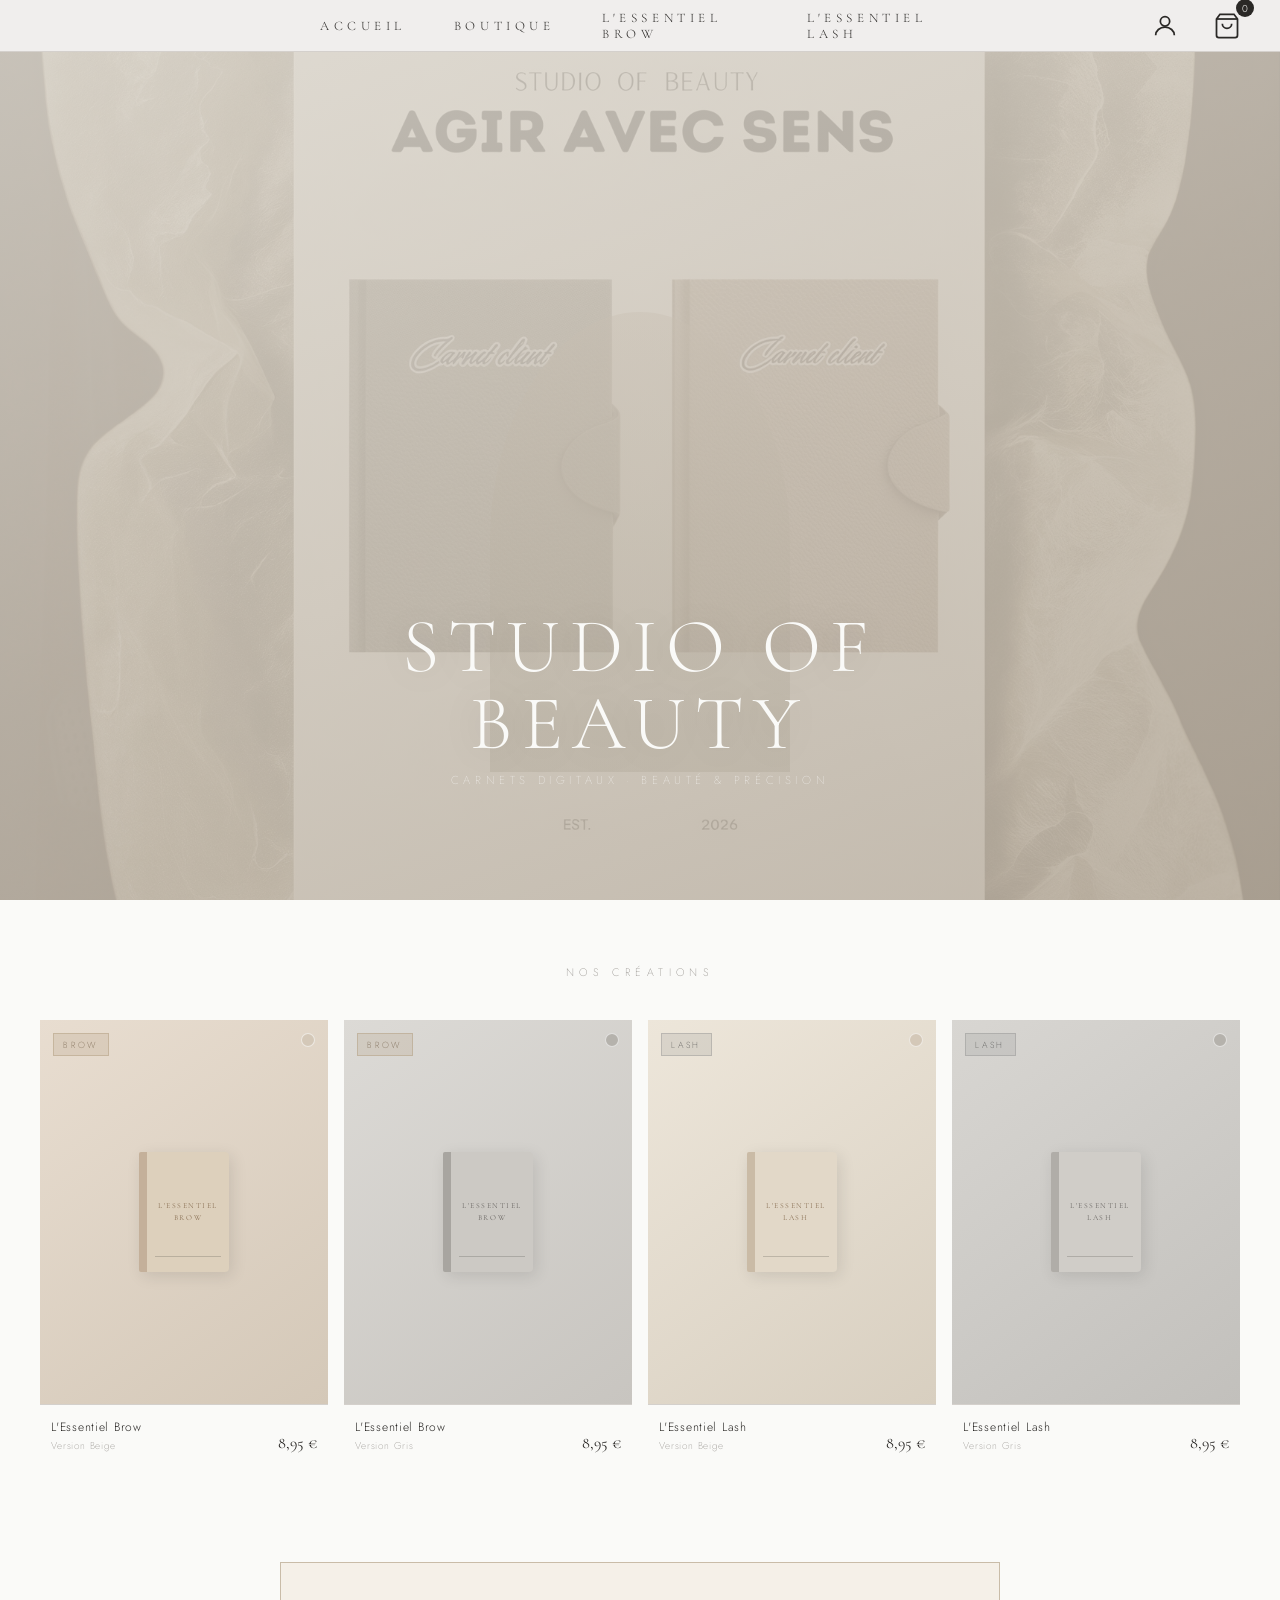
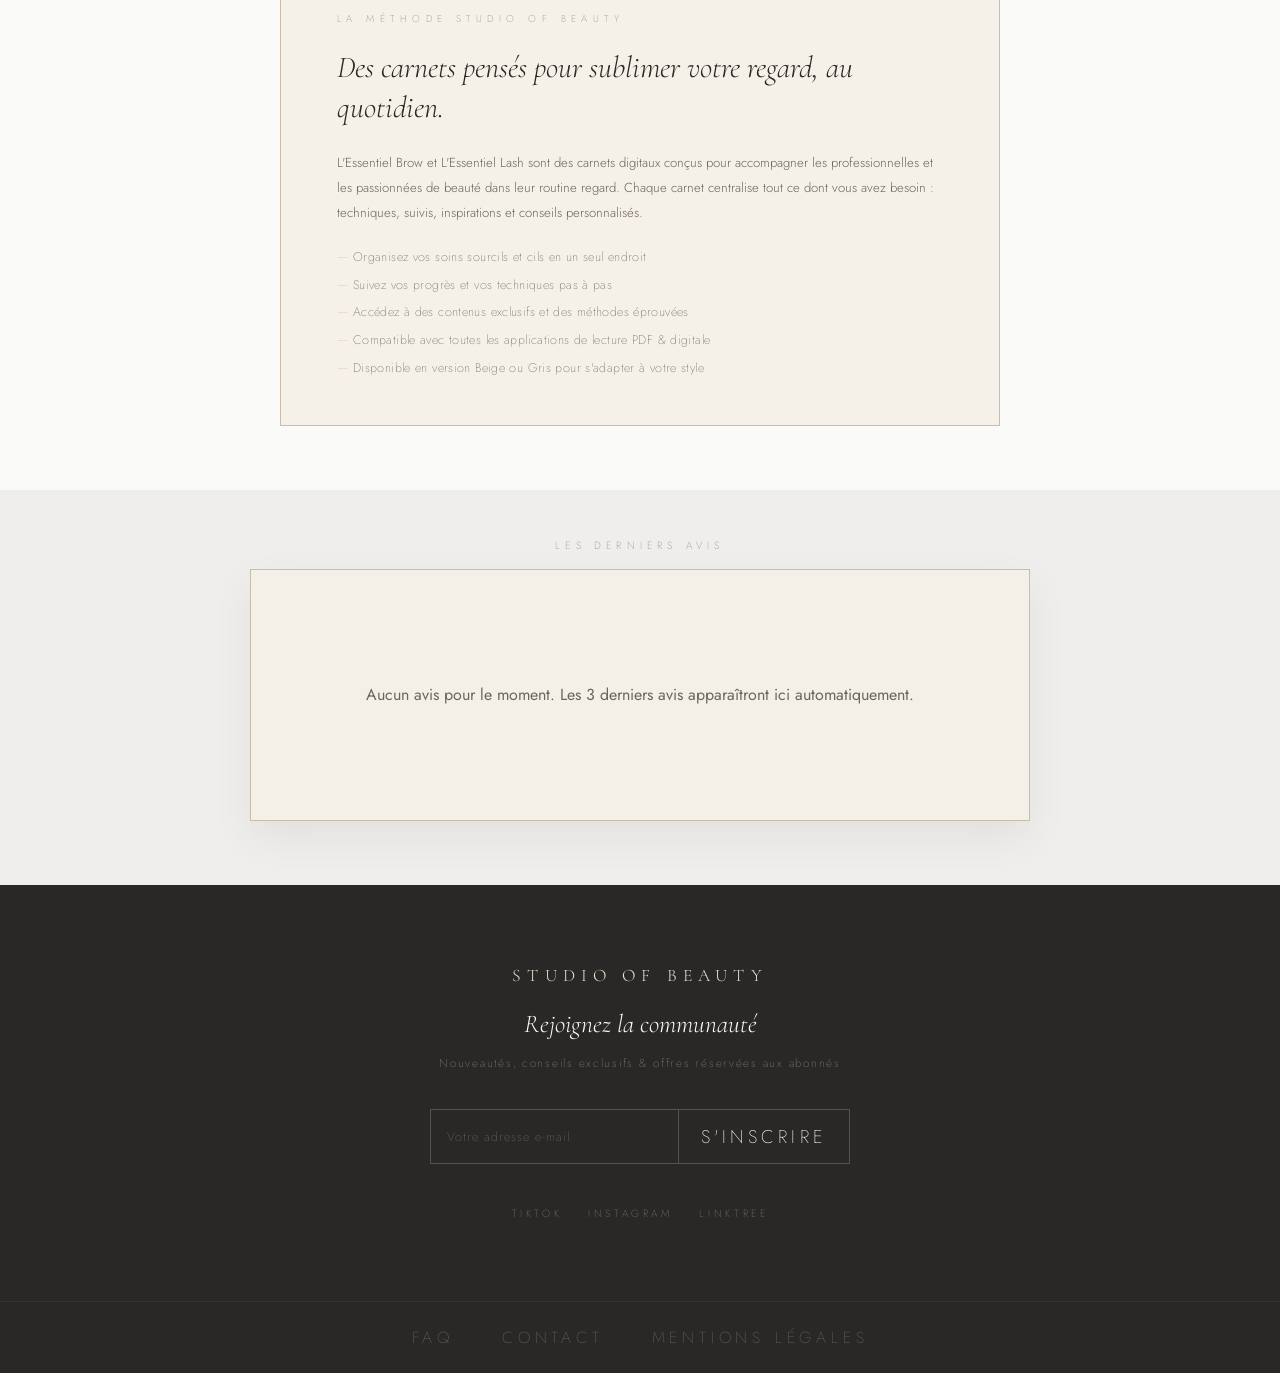
<file: index.html>
<!DOCTYPE html>
<html lang="fr">
<head>
<meta charset="UTF-8">
<meta name="viewport" content="width=device-width, initial-scale=1.0">
<title>Studio of Beauty</title>
<link href="https://fonts.googleapis.com/css2?family=Cormorant+Garamond:ital,wght@0,300;0,400;0,500;1,300;1,400&family=Jost:wght@200;300;400;500&display=swap" rel="stylesheet">
<link rel="stylesheet" href="css/style.css">
</head>
<body>
<div class="menu-overlay" id="menuOverlay">
  <button class="menu-close" onclick="closeMenu()">Fermer ?</button>
  <nav class="menu-links">
    <a href="index.html">Accueil</a>
    <a href="shop.html">Boutique</a>
    <a href="product-brow-beige.html">L'essentiel Brow</a>
    <a href="product-lash-beige.html">L'essentiel Lash</a>
  </nav>
</div><div class="faq-panel" id="faqPanel">
  <div class="faq-inner">
    <div class="faq-header">
      <div class="faq-title">FAQ</div>
      <button class="faq-close" type="button" onclick="closeFaq()">×</button>
    </div>
    <div class="faq-list">
      <div class="faq-item">
        <div class="faq-number">01</div>
        <div class="faq-question">Qu'est-ce qu'un carnet digital ?</div>
        <div class="faq-answer">Un fichier numérique interactif que vous téléchargez après l'achat et utilisez sur votre tablette, téléphone ou ordinateur.</div>
      </div>
      <div class="faq-item">
        <div class="faq-number">02</div>
        <div class="faq-question">Sur quelle application l'utiliser ?</div>
        <div class="faq-answer">GoodNotes, Notability, ou tout lecteur PDF.</div>
      </div>
      <div class="faq-item">
        <div class="faq-number">03</div>
        <div class="faq-question">Comment je reçois mon carnet ?</div>
        <div class="faq-answer">Par e-mail, immédiatement après l'achat.</div>
      </div>
      <div class="faq-item">
        <div class="faq-number">04</div>
        <div class="faq-question">Puis-je me faire rembourser ?</div>
        <div class="faq-answer">Les produits digitaux étant livrés instantanément, les remboursements ne sont pas possibles.</div>
      </div>
      <div class="faq-item">
        <div class="faq-number">05</div>
        <div class="faq-question">Une question ? Un problème ?</div>
        <div class="faq-answer">Contactez-nous via la page Contact.</div>
      </div>
    </div>
  </div>
</div>

<header>
  <div class="header-left"></div>
  <div class="header-center">
    <nav class="top-nav">
      <a href="index.html">Accueil</a>
      <a href="shop.html">Boutique</a>
      <a href="product-brow-beige.html">L'essentiel Brow</a>
      <a href="product-lash-beige.html">L'essentiel Lash</a>
    </nav>
  </div>
  <div class="header-right">
    <div class="header-icon" id="accountIcon" onclick="goToAccount()" title="Compte">
      <svg id="accountSvg" viewBox="0 0 24 24"><circle cx="12" cy="8" r="4"/><path d="M4 20c0-4 3.58-7 8-7s8 3 8 7"/></svg>
      <span class="avatar-badge" id="avatarBadge">A B</span>
    </div>
    <a href="cart.html" class="header-icon cart-link" title="Panier">
      <svg viewBox="0 0 24 24"><path d="M6 2L3 6v14a2 2 0 002 2h14a2 2 0 002-2V6l-3-4z"/><line x1="3" y1="6" x2="21" y2="6"/><path d="M16 10a4 4 0 01-8 0"/></svg>
      <span class="cart-badge">0</span>
    </a>
  </div>
</header>

<main>
  <section class="hero">
    <div class="hero-placeholder"><div class="hero-figure-inner"></div></div>
    <div class="hero-label">
      <h1 class="hero-title">Studio of Beauty</h1>
      <p class="hero-sub">Carnets digitaux · Beauté & Précision</p>
    </div>
  </section>

  <section class="products-section">
    <p class="section-label">Nos créations</p>
    <div class="products-grid">
      <a href="product-brow-beige.html" class="product-card card-brow-beige">
        <div class="product-img-wrap">
          <span class="product-badge badge-brow">Brow</span>
          <span class="color-dot dot-beige"></span>
          <div class="product-img-main">
            <div class="prod-book-wrap">
              <div class="prod-book book-brow-beige">
                <div class="prod-book-spine"></div>
                <div class="prod-book-text">L'Essentiel<br>Brow</div>
                <div class="prod-book-line"></div>
              </div>
            </div>
          </div>
          <div class="product-img-hover"><img class="product-photo" src="images/img5.jpg" alt="L'Essentiel Brow beige"></div>
        </div>
        <div class="product-info"><div class="product-name">L'Essentiel Brow<span>Version Beige</span></div><div class="product-price">8,95 €</div></div>
      </a>

      <a href="product-brow-gray.html" class="product-card card-brow-gray">
        <div class="product-img-wrap">
          <span class="product-badge badge-brow">Brow</span>
          <span class="color-dot dot-gray"></span>
          <div class="product-img-main">
            <div class="prod-book-wrap">
              <div class="prod-book book-brow-gray">
                <div class="prod-book-spine"></div>
                <div class="prod-book-text">L'Essentiel<br>Brow</div>
                <div class="prod-book-line"></div>
              </div>
            </div>
          </div>
          <div class="product-img-hover"><img class="product-photo" src="images/img8.jpg" alt="L'Essentiel Brow gris"></div>
        </div>
        <div class="product-info"><div class="product-name">L'Essentiel Brow<span>Version Gris</span></div><div class="product-price">8,95 €</div></div>
      </a>

      <a href="product-lash-beige.html" class="product-card card-lash-beige">
        <div class="product-img-wrap">
          <span class="product-badge badge-lash">Lash</span>
          <span class="color-dot dot-beige"></span>
          <div class="product-img-main">
            <div class="prod-book-wrap">
              <div class="prod-book book-lash-beige">
                <div class="prod-book-spine"></div>
                <div class="prod-book-text">L'Essentiel<br>Lash</div>
                <div class="prod-book-line"></div>
              </div>
            </div>
          </div>
          <div class="product-img-hover"><img class="product-photo" src="images/img6.jpg" alt="L'Essentiel Lash beige"></div>
        </div>
        <div class="product-info"><div class="product-name">L'Essentiel Lash<span>Version Beige</span></div><div class="product-price">8,95 €</div></div>
      </a>

      <a href="product-lash-gray.html" class="product-card card-lash-gray">
        <div class="product-img-wrap">
          <span class="product-badge badge-lash">Lash</span>
          <span class="color-dot dot-gray"></span>
          <div class="product-img-main">
            <div class="prod-book-wrap">
              <div class="prod-book book-lash-gray">
                <div class="prod-book-spine"></div>
                <div class="prod-book-text">L'Essentiel<br>Lash</div>
                <div class="prod-book-line"></div>
              </div>
            </div>
          </div>
          <div class="product-img-hover"><img class="product-photo" src="images/img7.jpg" alt="L'Essentiel Lash gris"></div>
        </div>
        <div class="product-info"><div class="product-name">L'Essentiel Lash<span>Version Gris</span></div><div class="product-price">8,95 €</div></div>
      </a>
    </div>
  </section>

  <section class="desc-section">
    <div class="desc-block">
      <p class="desc-eyebrow">La méthode Studio of Beauty</p>
      <h2 class="desc-title">Des carnets pensés pour sublimer votre regard, au quotidien.</h2>
      <p class="desc-body">L'Essentiel Brow et L'Essentiel Lash sont des carnets digitaux conçus pour accompagner les professionnelles et les passionnées de beauté dans leur routine regard. Chaque carnet centralise tout ce dont vous avez besoin : techniques, suivis, inspirations et conseils personnalisés.</p>
      <ul class="desc-list">
        <li>Organisez vos soins sourcils et cils en un seul endroit</li>
        <li>Suivez vos progrès et vos techniques pas à pas</li>
        <li>Accédez à des contenus exclusifs et des méthodes éprouvées</li>
        <li>Compatible avec toutes les applications de lecture PDF & digitale</li>
        <li>Disponible en version Beige ou Gris pour s'adapter à votre style</li>
      </ul>
    </div>
  </section>

  <section class="home-reviews-section">
    <p class="home-reviews-label">Les derniers avis</p>
    <div class="home-reviews-slider" id="homeReviewsSlider">
      <div class="home-review-empty" id="homeReviewsEmpty">Aucun avis pour le moment. Les 3 derniers avis apparaîtront ici automatiquement.</div>
    </div>
  </section>

  <section class="newsletter-section">
    <p class="newsletter-brand">Studio of Beauty</p>
    <h2 class="newsletter-title">Rejoignez la communauté</h2>
    <p class="newsletter-sub">Nouveautés, conseils exclusifs & offres réservées aux abonnés</p>
    <form class="newsletter-form" id="newsletterForm">
      <input class="newsletter-input" id="newsletterEmail" type="email" placeholder="Votre adresse e-mail" required>
      <button class="newsletter-btn" type="submit">S'inscrire</button>
    </form>
    <div class="social-row">
      <a class="social-link" href="https://www.tiktok.com/@studioofbeauty_" target="_blank" rel="noopener noreferrer">TikTok</a>
      <a class="social-link" href="https://www.instagram.com/studioofbeauty___" target="_blank" rel="noopener noreferrer">Instagram</a>
      <a class="social-link" href="https://linktr.ee/Studioofbeautyy" target="_blank" rel="noopener noreferrer">Linktree</a>
    </div>
  </section>

  <footer>
    <button type="button" onclick="toggleFaq()">FAQ</button>
    <button id="contactBtn" type="button" onclick="toggleContactBubble()">Contact</button>
    <a href="legal.html">Mentions légales</a>
    <div class="contact-popover" id="contactPopover">studioofbeautyyy@gmail.com</div>
  </footer>
</main>

<script src="js/app.js"></script>
</body>
</html>
</file>
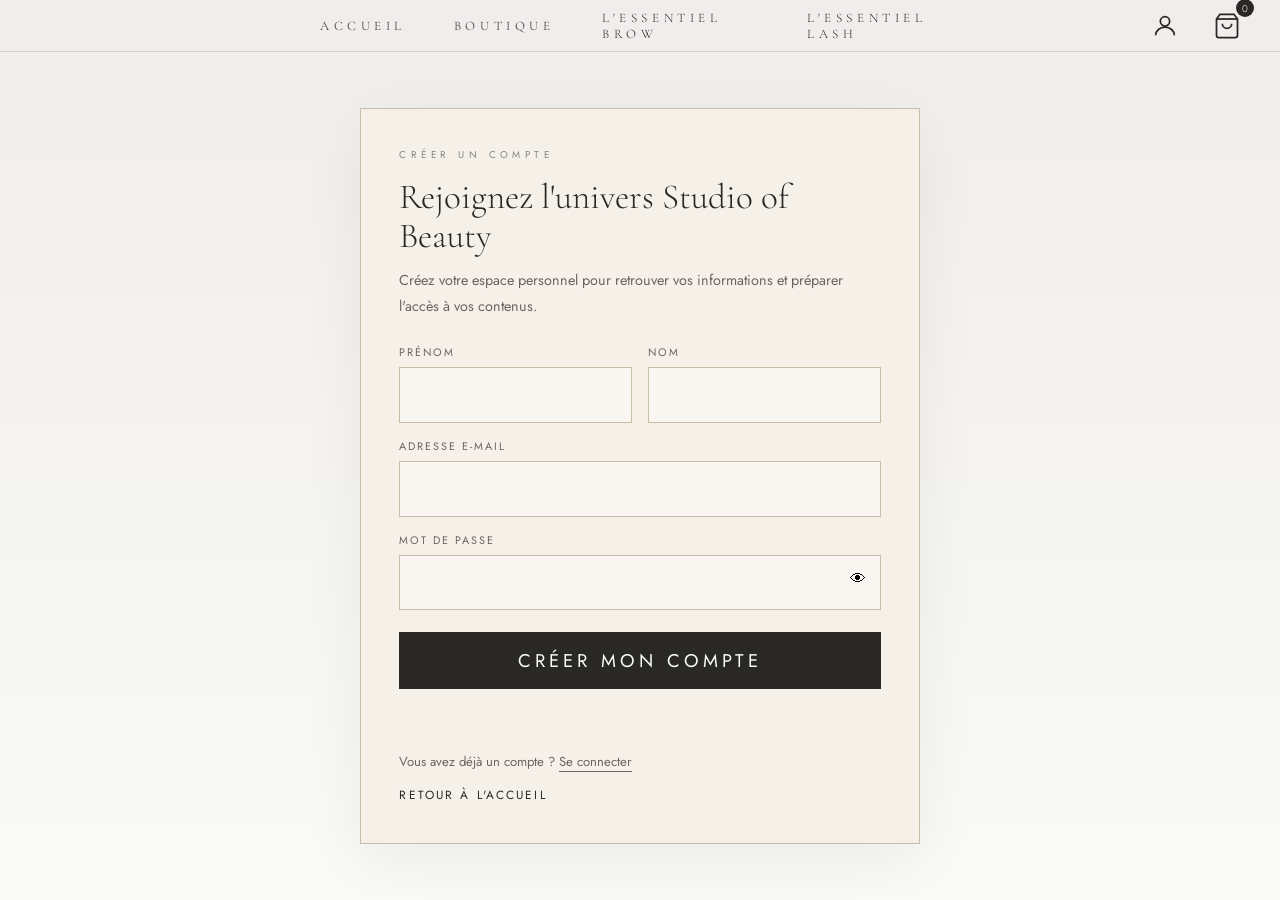
<file: account.html>
<!DOCTYPE html>
<html lang="fr">
<head>
<meta charset="UTF-8">
<meta name="viewport" content="width=device-width, initial-scale=1.0">
<title>Mon compte — Studio of Beauty</title>
<link href="https://fonts.googleapis.com/css2?family=Cormorant+Garamond:ital,wght@0,300;0,400;0,500;1,300;1,400&family=Jost:wght@200;300;400;500&display=swap" rel="stylesheet">
<link rel="stylesheet" href="css/style.css">
</head>
<body>
<div class="menu-overlay" id="menuOverlay">
  <button class="menu-close" onclick="closeMenu()">Fermer ?</button>
  <nav class="menu-links">
    <a href="index.html">Accueil</a>
    <a href="shop.html">Boutique</a>
    <a href="product-brow-beige.html">L'essentiel Brow</a>
    <a href="product-lash-beige.html">L'essentiel Lash</a>
  </nav>
</div><header>
  <div class="header-left"></div>
  <div class="header-center">
    <nav class="top-nav">
      <a href="index.html">Accueil</a>
      <a href="shop.html">Boutique</a>
      <a href="product-brow-beige.html">L'essentiel Brow</a>
      <a href="product-lash-beige.html">L'essentiel Lash</a>
    </nav>
  </div>
  <div class="header-right">
    <div class="header-icon" id="accountIcon" onclick="goToAccount()" title="Compte">
      <svg id="accountSvg" viewBox="0 0 24 24"><circle cx="12" cy="8" r="4"/><path d="M4 20c0-4 3.58-7 8-7s8 3 8 7"/></svg>
      <span class="avatar-badge" id="avatarBadge">A B</span>
    </div>
    <a href="cart.html" class="header-icon cart-link" title="Panier">
      <svg viewBox="0 0 24 24"><path d="M6 2L3 6v14a2 2 0 002 2h14a2 2 0 002-2V6l-3-4z"/><line x1="3" y1="6" x2="21" y2="6"/><path d="M16 10a4 4 0 01-8 0"/></svg>
      <span class="cart-badge">0</span>
    </a>
  </div>
</header>

<main>
  <div class="account-sheet">
    <div class="account-card">
      <div class="account-card-top">
        <button class="account-close" type="button" onclick="location.href='index.html'">×</button>
        <div class="account-user-icon">◯</div>
        <div class="account-fullname" id="accountFullName">Mon compte</div>
        <button class="account-main-btn" type="button">Mon compte</button>
      </div>
      <div class="account-menu">
        <a href="#" class="account-menu-item">
          <span class="account-menu-emoji">📓</span>
          <span>Mes commandes</span>
        </a>
      </div>
      <div class="account-logout">
        <button type="button" onclick="logout()">↪ Me déconnecter</button>
      </div>
    </div>
  </div>
</main>

<script src="js/app.js"></script>
<script>
  if (!getCurrentUser()) location.href = 'signup.html';
  else {
    const fn = document.getElementById('accountFullName');
    const u = getCurrentUser();
    if (fn && u) fn.textContent = u.firstName + ' ' + u.lastName;
  }
</script>
</body>
</html>
</file>
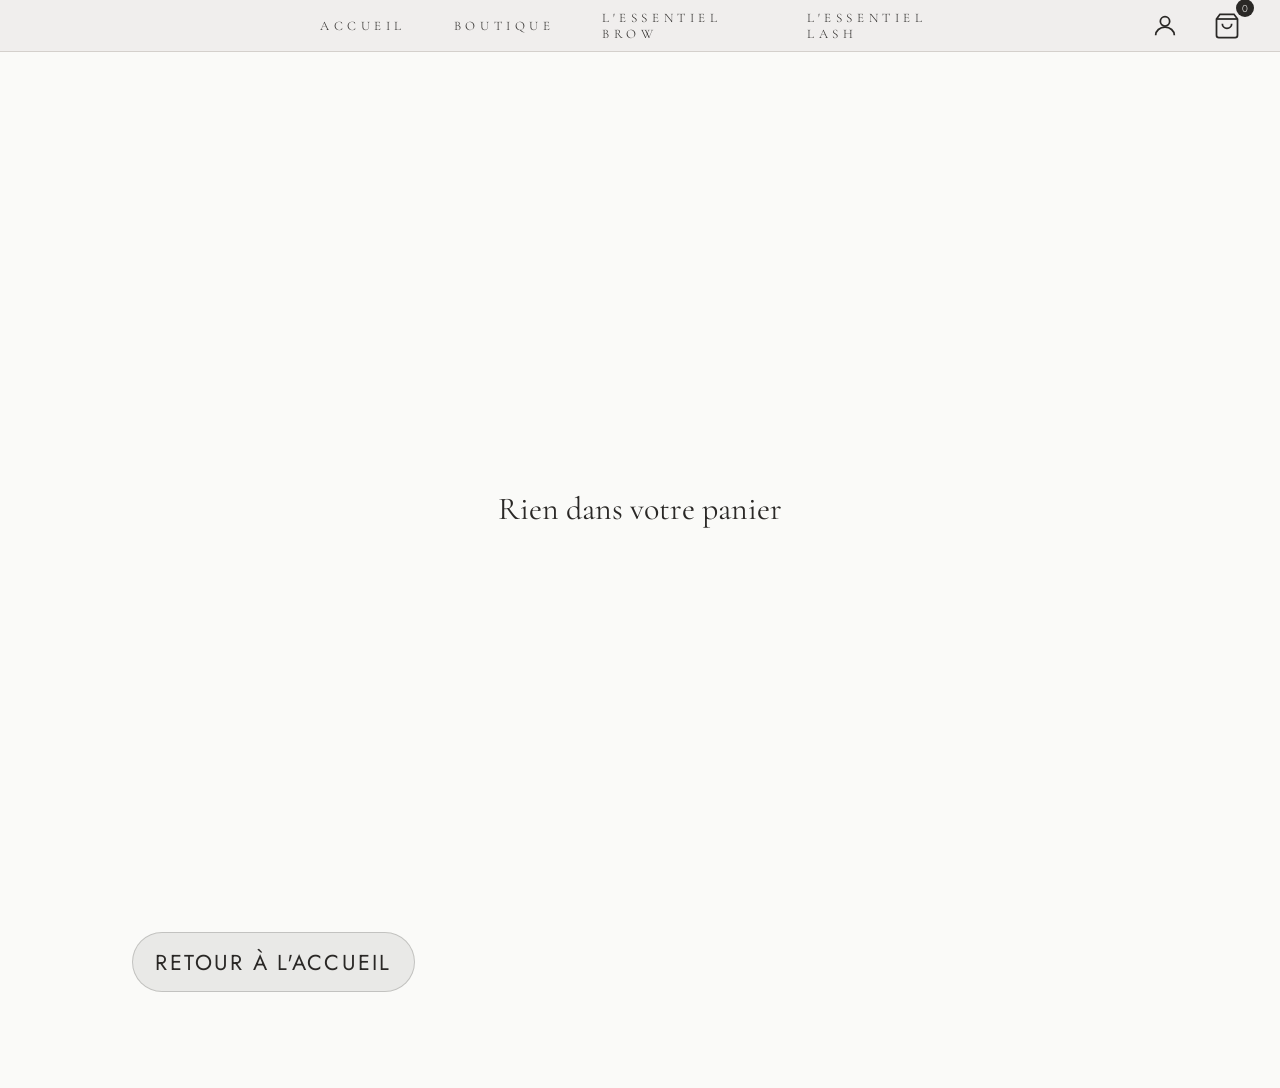
<file: cart.html>
<!DOCTYPE html>
<html lang="fr">
<head>
<meta charset="UTF-8">
<meta name="viewport" content="width=device-width, initial-scale=1.0">
<title>Panier — Studio of Beauty</title>
<link href="https://fonts.googleapis.com/css2?family=Cormorant+Garamond:ital,wght@0,300;0,400;0,500;1,300;1,400&family=Jost:wght@200;300;400;500&display=swap" rel="stylesheet">
<link rel="stylesheet" href="css/style.css">
</head>
<body>
<header>
  <div class="header-left"></div>
  <div class="header-center">
    <nav class="top-nav">
      <a href="index.html">Accueil</a>
      <a href="shop.html">Boutique</a>
      <a href="product-brow-beige.html">L'essentiel Brow</a>
      <a href="product-lash-beige.html">L'essentiel Lash</a>
    </nav>
  </div>
  <div class="header-right">
    <div class="header-icon" id="accountIcon" onclick="goToAccount()" title="Compte">
      <svg id="accountSvg" viewBox="0 0 24 24"><circle cx="12" cy="8" r="4"/><path d="M4 20c0-4 3.58-7 8-7s8 3 8 7"/></svg>
      <span class="avatar-badge" id="avatarBadge">A B</span>
    </div>
    <a href="cart.html" class="header-icon cart-link" title="Panier">
      <svg viewBox="0 0 24 24"><path d="M6 2L3 6v14a2 2 0 002 2h14a2 2 0 002-2V6l-3-4z"/><line x1="3" y1="6" x2="21" y2="6"/><path d="M16 10a4 4 0 01-8 0"/></svg>
      <span class="cart-badge">0</span>
    </a>
  </div>
</header>
<main>
  <section class="cart-page">
    <div class="cart-page-template"></div>
  </section>
</main>
<script src="js/app.js"></script>
</body>
</html>
</file>
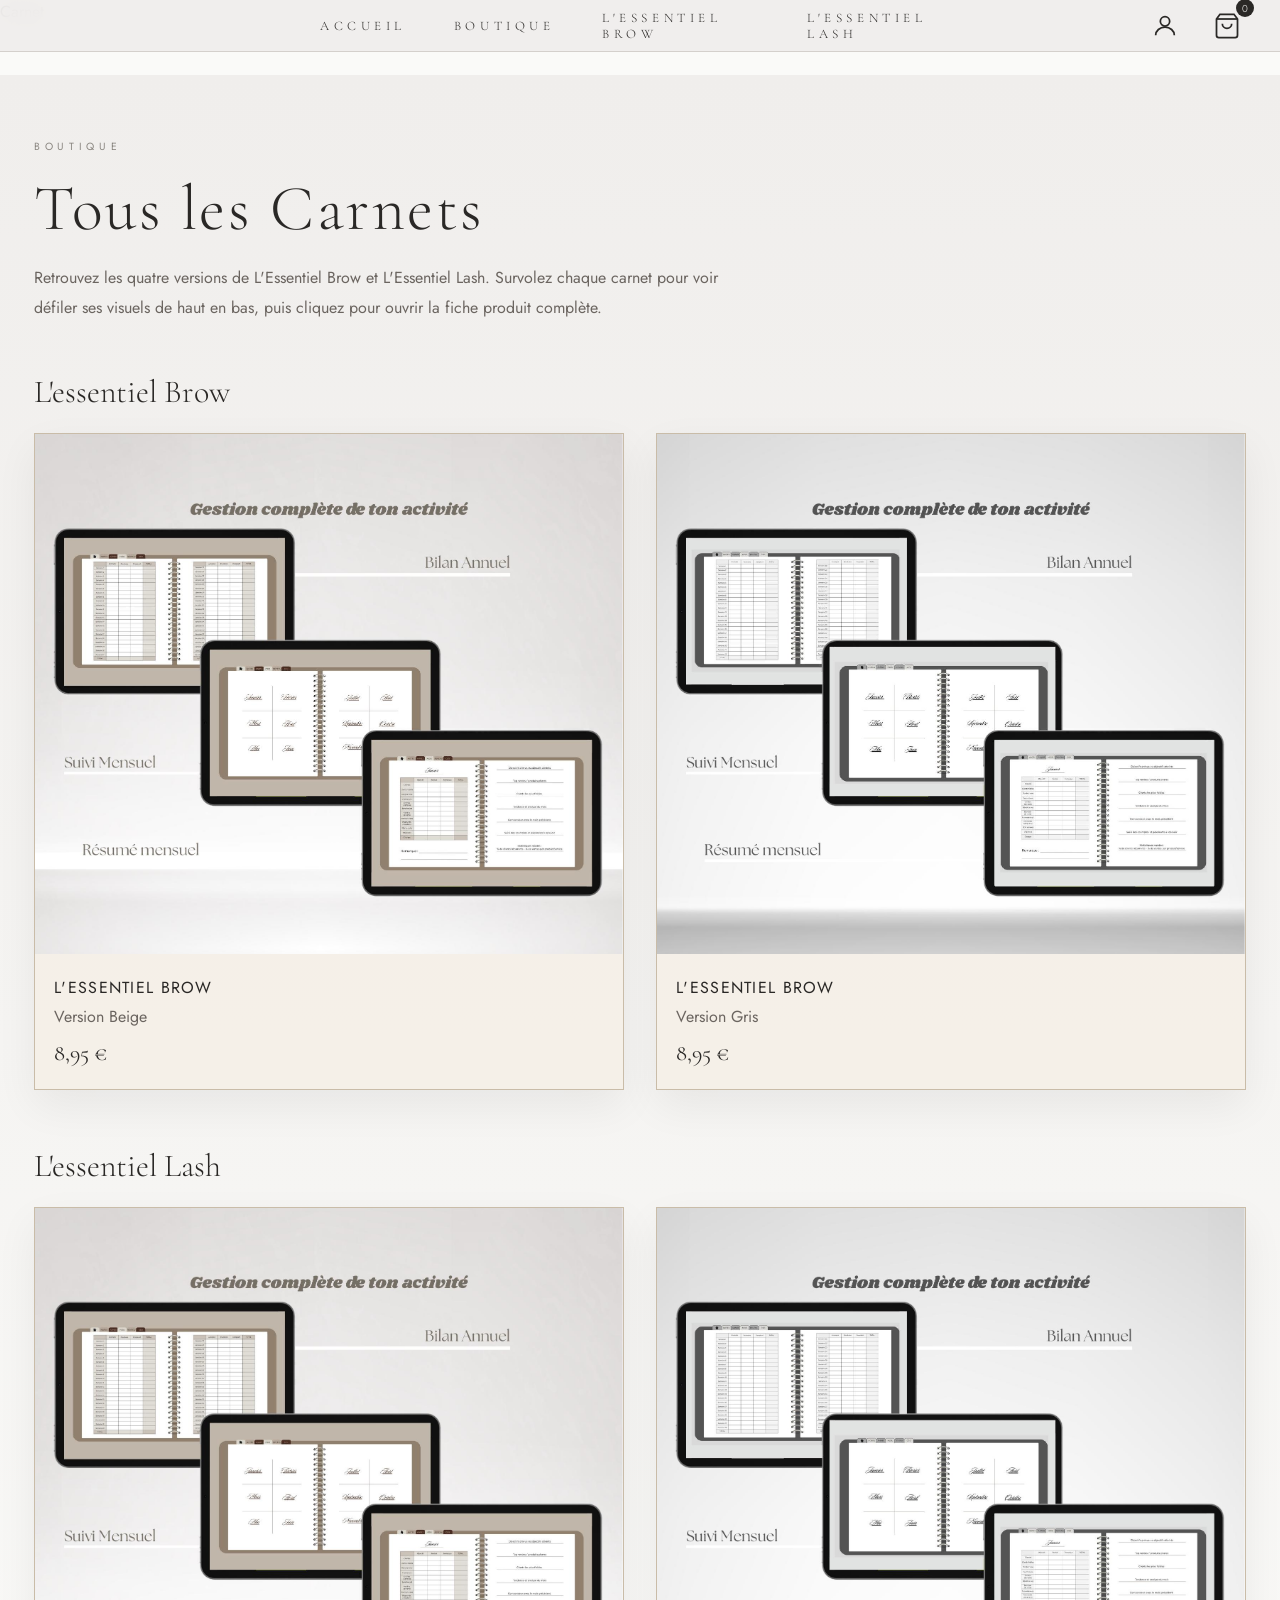
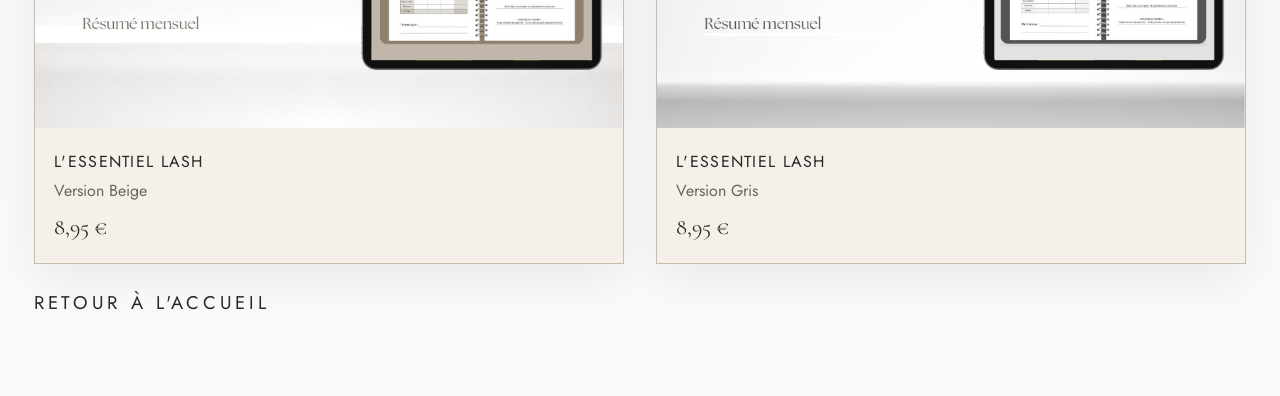
<file: LE LIEN.html>
Carnet<!DOCTYPE html>
<html lang="fr">

<head>
  <meta charset="UTF-8">
  <meta name="viewport" content="width=device-width, initial-scale=1.0">
  <title>Boutique — Studio of Beauty</title>
  <link
    href="https://fonts.googleapis.com/css2?family=Cormorant+Garamond:ital,wght@0,300;0,400;0,500;1,300;1,400&family=Jost:wght@200;300;400;500&display=swap"
    rel="stylesheet">
  <link rel="stylesheet" href="css/style.css">
</head>

<body>
  <div class="menu-overlay" id="menuOverlay">
    <button class="menu-close" onclick="closeMenu()">Fermer ?</button>
    <nav class="menu-links">
      <a href="index.html">Accueil</a>
      <a href="shop.html">Boutique</a>
      <a href="product-brow-beige.html">L'essentiel Brow</a>
      <a href="product-lash-beige.html">L'essentiel Lash</a>
      <a href="reviews.html">Avis</a>
      <a href="signup.html">Créer un compte</a>
      <a href="login.html">Connexion</a>
      <a href="index.html">Contact</a>
    </nav>
  </div>

  <header>
    <div class="header-left">
      <div class="hamburger" onclick="openMenu()">
        <span></span><span></span><span></span>
      </div>
    </div>
    <div class="header-center">
      <nav class="top-nav">
        <a href="index.html">Accueil</a>
        <a href="shop.html">Boutique</a>
        <a href="product-brow-beige.html">L'essentiel Brow</a>
        <a href="product-lash-beige.html">L'essentiel Lash</a>
      </nav>
    </div>
    <div class="header-right">
      <div class="header-icon" id="accountIcon" onclick="goToAccount()" title="Compte">
        <svg id="accountSvg" viewBox="0 0 24 24">
          <circle cx="12" cy="8" r="4" />
          <path d="M4 20c0-4 3.58-7 8-7s8 3 8 7" />
        </svg>
        <span class="avatar-badge" id="avatarBadge">A B</span>
      </div>
      <div class="header-icon" style="position:relative;">
        <svg viewBox="0 0 24 24">
          <path d="M6 2L3 6v14a2 2 0 002 2h14a2 2 0 002-2V6l-3-4z" />
          <line x1="3" y1="6" x2="21" y2="6" />
          <path d="M16 10a4 4 0 01-8 0" />
        </svg>
        <span class="cart-badge">0</span>
      </div>
    </div>
  </header>

  <main>
    <div class="shop-page">
      <div class="shop-wrap">
        <div class="shop-eyebrow">Boutique</div>
        <h1 class="shop-title">Tous les Carnets </h1>
        <p class="shop-intro">Retrouvez les quatre versions de L'Essentiel Brow et L'Essentiel Lash. Survolez chaque
          carnet pour voir défiler ses visuels de haut en bas, puis cliquez pour ouvrir la fiche produit complète.</p>

        <div class="shop-category" id="shop-brow-anchor">
          <h2 class="shop-category-title">L'essentiel Brow</h2>
          <div class="shop-grid">
            <a href="product-brow-beige.html" class="shop-card" data-product="brow-beige">
              <div class="shop-card-media"></div>
              <div class="shop-card-body">
                <div class="shop-card-title">L'Essentiel Brow</div>
                <div class="shop-card-sub">Version Beige</div>
                <div class="shop-card-price">8,95 €</div>
              </div>
            </a>
            <a href="product-brow-gray.html" class="shop-card" data-product="brow-gray">
              <div class="shop-card-media"></div>
              <div class="shop-card-body">
                <div class="shop-card-title">L'Essentiel Brow</div>
                <div class="shop-card-sub">Version Gris</div>
                <div class="shop-card-price">8,95 €</div>
              </div>
            </a>
          </div>
        </div>

        <div class="shop-category" id="shop-lash-anchor">
          <h2 class="shop-category-title">L'essentiel Lash</h2>
          <div class="shop-grid">
            <a href="product-lash-beige.html" class="shop-card" data-product="lash-beige">
              <div class="shop-card-media"></div>
              <div class="shop-card-body">
                <div class="shop-card-title">L'Essentiel Lash</div>
                <div class="shop-card-sub">Version Beige</div>
                <div class="shop-card-price">8,95 €</div>
              </div>
            </a>
            <a href="product-lash-gray.html" class="shop-card" data-product="lash-gray">
              <div class="shop-card-media"></div>
              <div class="shop-card-body">
                <div class="shop-card-title">L'Essentiel Lash</div>
                <div class="shop-card-sub">Version Gris</div>
                <div class="shop-card-price">8,95 €</div>
              </div>
            </a>
          </div>
        </div>

        <a class="back-link" href="index.html">Retour à l'accueil</a>
      </div>
    </div>
  </main>

  <script src="js/app.js"></script>
</body>

</html>
</file>
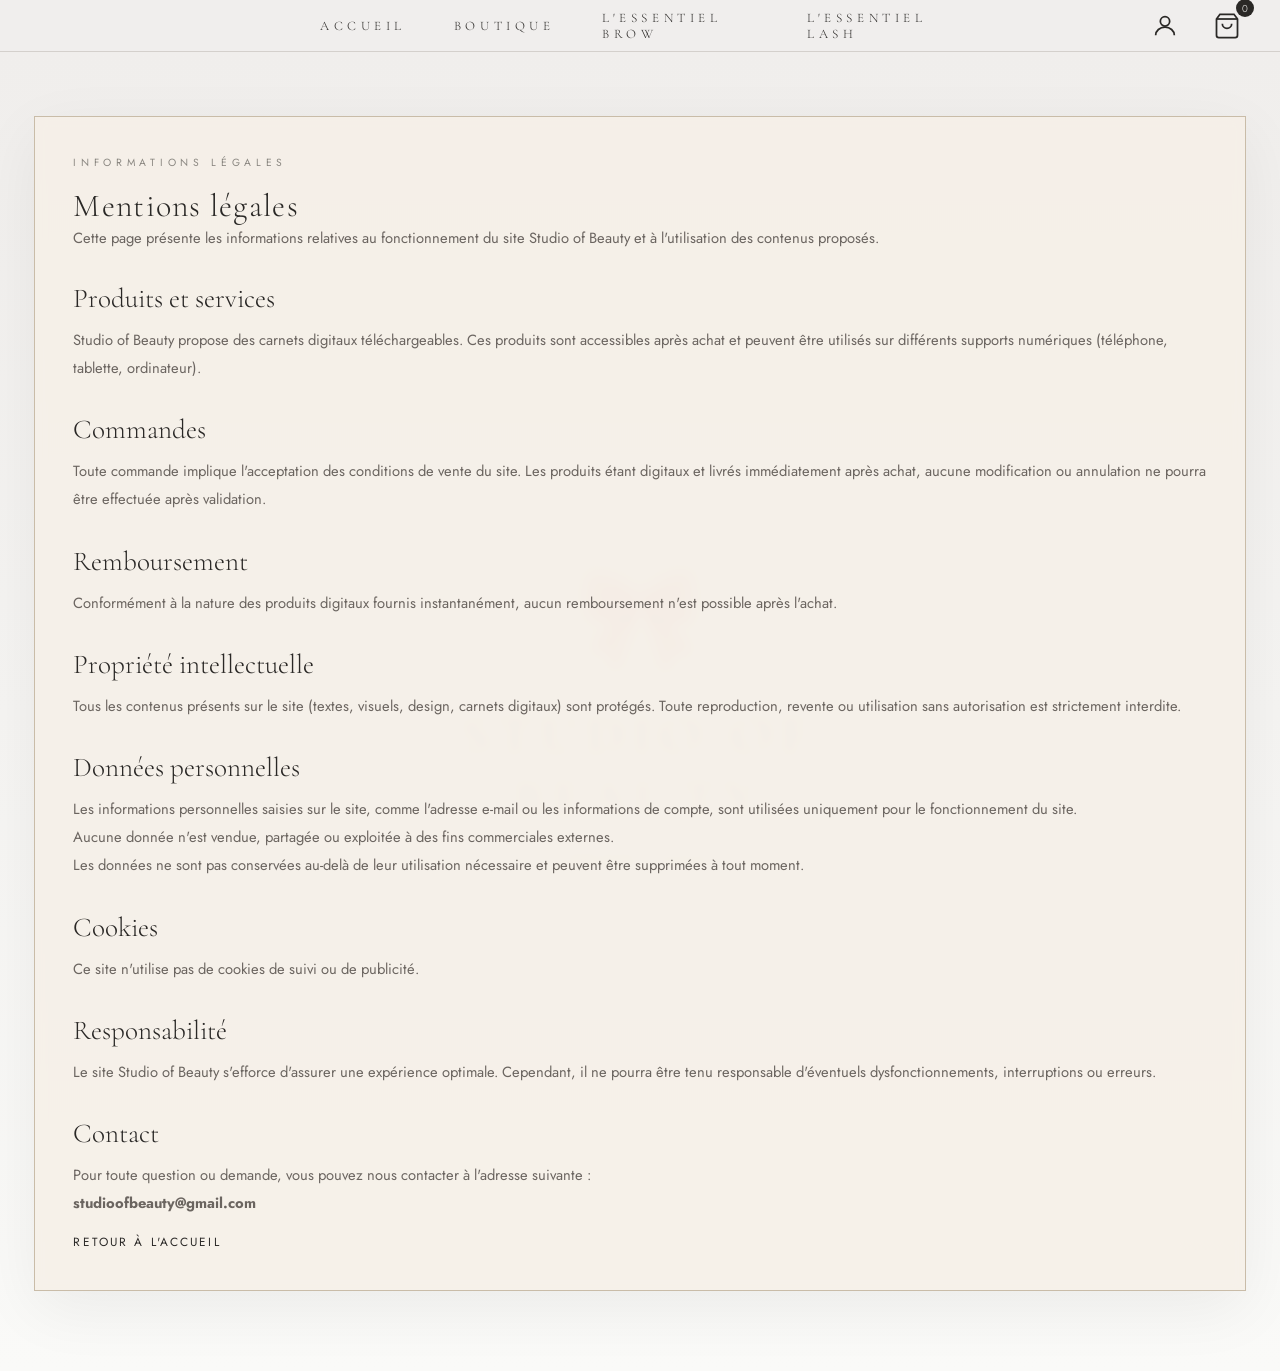
<file: legal.html>
<!DOCTYPE html>
<html lang="fr">
<head>
<meta charset="UTF-8">
<meta name="viewport" content="width=device-width, initial-scale=1.0">
<title>Mentions légales — Studio of Beauty</title>
<link href="https://fonts.googleapis.com/css2?family=Cormorant+Garamond:ital,wght@0,300;0,400;0,500;1,300;1,400&family=Jost:wght@200;300;400;500&display=swap" rel="stylesheet">
<link rel="stylesheet" href="css/style.css">
</head>
<body>
<div class="menu-overlay" id="menuOverlay">
  <button class="menu-close" onclick="closeMenu()">Fermer ?</button>
  <nav class="menu-links">
    <a href="index.html">Accueil</a>
    <a href="shop.html">Boutique</a>
    <a href="product-brow-beige.html">L'essentiel Brow</a>
    <a href="product-lash-beige.html">L'essentiel Lash</a>
  </nav>
</div><header>
  <div class="header-left"></div>
  <div class="header-center">
    <nav class="top-nav">
      <a href="index.html">Accueil</a>
      <a href="shop.html">Boutique</a>
      <a href="product-brow-beige.html">L'essentiel Brow</a>
      <a href="product-lash-beige.html">L'essentiel Lash</a>
    </nav>
  </div>
  <div class="header-right">
    <div class="header-icon" id="accountIcon" onclick="goToAccount()" title="Compte">
      <svg id="accountSvg" viewBox="0 0 24 24"><circle cx="12" cy="8" r="4"/><path d="M4 20c0-4 3.58-7 8-7s8 3 8 7"/></svg>
      <span class="avatar-badge" id="avatarBadge">A B</span>
    </div>
    <a href="cart.html" class="header-icon cart-link" title="Panier">
      <svg viewBox="0 0 24 24"><path d="M6 2L3 6v14a2 2 0 002 2h14a2 2 0 002-2V6l-3-4z"/><line x1="3" y1="6" x2="21" y2="6"/><path d="M16 10a4 4 0 01-8 0"/></svg>
      <span class="cart-badge">0</span>
    </a>
  </div>
</header>

<main>
  <div class="legal-page">
    <div class="legal-watermark">
      <div class="legal-logo">
        <div class="legal-bow">🎀</div>
        <div class="legal-logo-text">Studio of Beauty</div>
        <div class="legal-logo-sub">Brow Lash</div>
      </div>
    </div>
    <div class="legal-wrap">
      <div class="legal-card">
        <div class="legal-eyebrow">Informations légales</div>
        <h1 class="legal-title">Mentions légales</h1>
        <p class="legal-intro">Cette page présente les informations relatives au fonctionnement du site Studio of Beauty et à l'utilisation des contenus proposés.</p>

        <div class="legal-section">
          <h2>Produits et services</h2>
          <p>Studio of Beauty propose des carnets digitaux téléchargeables. Ces produits sont accessibles après achat et peuvent être utilisés sur différents supports numériques (téléphone, tablette, ordinateur).</p>
        </div>
        <div class="legal-section">
          <h2>Commandes</h2>
          <p>Toute commande implique l'acceptation des conditions de vente du site. Les produits étant digitaux et livrés immédiatement après achat, aucune modification ou annulation ne pourra être effectuée après validation.</p>
        </div>
        <div class="legal-section">
          <h2>Remboursement</h2>
          <p>Conformément à la nature des produits digitaux fournis instantanément, aucun remboursement n'est possible après l'achat.</p>
        </div>
        <div class="legal-section">
          <h2>Propriété intellectuelle</h2>
          <p>Tous les contenus présents sur le site (textes, visuels, design, carnets digitaux) sont protégés. Toute reproduction, revente ou utilisation sans autorisation est strictement interdite.</p>
        </div>
        <div class="legal-section">
          <h2>Données personnelles</h2>
          <p>Les informations personnelles saisies sur le site, comme l'adresse e-mail ou les informations de compte, sont utilisées uniquement pour le fonctionnement du site.</p>
          <p>Aucune donnée n'est vendue, partagée ou exploitée à des fins commerciales externes.</p>
          <p>Les données ne sont pas conservées au-delà de leur utilisation nécessaire et peuvent être supprimées à tout moment.</p>
        </div>
        <div class="legal-section">
          <h2>Cookies</h2>
          <p>Ce site n'utilise pas de cookies de suivi ou de publicité.</p>
        </div>
        <div class="legal-section">
          <h2>Responsabilité</h2>
          <p>Le site Studio of Beauty s'efforce d'assurer une expérience optimale. Cependant, il ne pourra être tenu responsable d'éventuels dysfonctionnements, interruptions ou erreurs.</p>
        </div>
        <div class="legal-section">
          <h2>Contact</h2>
          <p>Pour toute question ou demande, vous pouvez nous contacter à l'adresse suivante : <br><strong>studioofbeauty@gmail.com</strong></p>
        </div>
        <a class="home-link" href="index.html">Retour à l'accueil</a>
      </div>
    </div>
  </div>
</main>

<script src="js/app.js"></script>
</body>
</html>
</file>
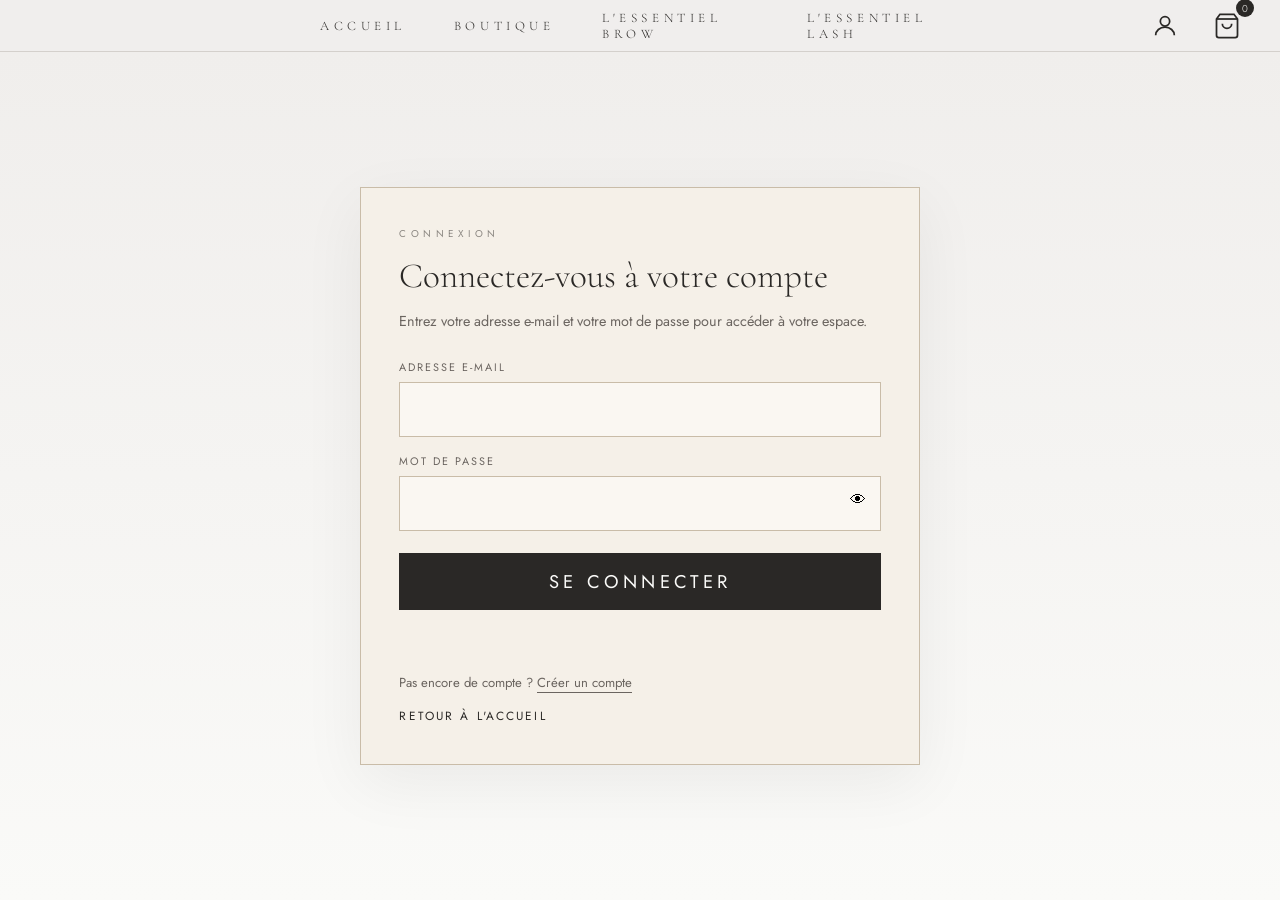
<file: login.html>
<!DOCTYPE html>
<html lang="fr">
<head>
<meta charset="UTF-8">
<meta name="viewport" content="width=device-width, initial-scale=1.0">
<title>Connexion — Studio of Beauty</title>
<link href="https://fonts.googleapis.com/css2?family=Cormorant+Garamond:ital,wght@0,300;0,400;0,500;1,300;1,400&family=Jost:wght@200;300;400;500&display=swap" rel="stylesheet">
<link rel="stylesheet" href="css/style.css">
</head>
<body>
<div class="menu-overlay" id="menuOverlay">
  <button class="menu-close" onclick="closeMenu()">Fermer ?</button>
  <nav class="menu-links">
    <a href="index.html">Accueil</a>
    <a href="shop.html">Boutique</a>
    <a href="product-brow-beige.html">L'essentiel Brow</a>
    <a href="product-lash-beige.html">L'essentiel Lash</a>
  </nav>
</div><header>
  <div class="header-left"></div>
  <div class="header-center">
    <nav class="top-nav">
      <a href="index.html">Accueil</a>
      <a href="shop.html">Boutique</a>
      <a href="product-brow-beige.html">L'essentiel Brow</a>
      <a href="product-lash-beige.html">L'essentiel Lash</a>
    </nav>
  </div>
  <div class="header-right">
    <div class="header-icon" id="accountIcon" onclick="goToAccount()" title="Compte">
      <svg id="accountSvg" viewBox="0 0 24 24"><circle cx="12" cy="8" r="4"/><path d="M4 20c0-4 3.58-7 8-7s8 3 8 7"/></svg>
      <span class="avatar-badge" id="avatarBadge">A B</span>
    </div>
    <a href="cart.html" class="header-icon cart-link" title="Panier">
      <svg viewBox="0 0 24 24"><path d="M6 2L3 6v14a2 2 0 002 2h14a2 2 0 002-2V6l-3-4z"/><line x1="3" y1="6" x2="21" y2="6"/><path d="M16 10a4 4 0 01-8 0"/></svg>
      <span class="cart-badge">0</span>
    </a>
  </div>
</header>

<main>
  <div class="auth-shell">
    <div class="auth-card">
      <p class="auth-eyebrow">Connexion</p>
      <h1 class="auth-title">Connectez-vous à votre compte</h1>
      <p class="auth-text">Entrez votre adresse e-mail et votre mot de passe pour accéder à votre espace.</p>
      <form class="auth-form" id="loginForm">
        <div class="field">
          <label for="loginEmail">Adresse e-mail</label>
          <input id="loginEmail" type="email" required>
        </div>
        <div class="field password-field">
          <label for="loginPassword">Mot de passe</label>
          <input id="loginPassword" type="password" required>
          <button class="password-toggle" type="button" onclick="togglePassword('loginPassword', this)">👁</button>
        </div>
        <button class="auth-btn" id="loginSubmitBtn" type="submit">Se connecter</button>
        <div class="auth-message" id="loginMessage"></div>
      </form>
      <div class="account-panel" id="accountPanel">
        <div class="account-name" id="accountName"></div>
        <div class="account-meta" id="accountEmail"></div>
        <button class="auth-btn secondary" type="button" onclick="location.href='account.html'">Ouvrir mon compte</button>
      </div>
      <p class="auth-switch" id="loginSwitchText">Pas encore de compte ? <a href="signup.html">Créer un compte</a></p>
      <a class="home-link" href="index.html">Retour à l'accueil</a>
    </div>
  </div>
</main>

<script src="js/app.js"></script>
</body>
</html>
</file>
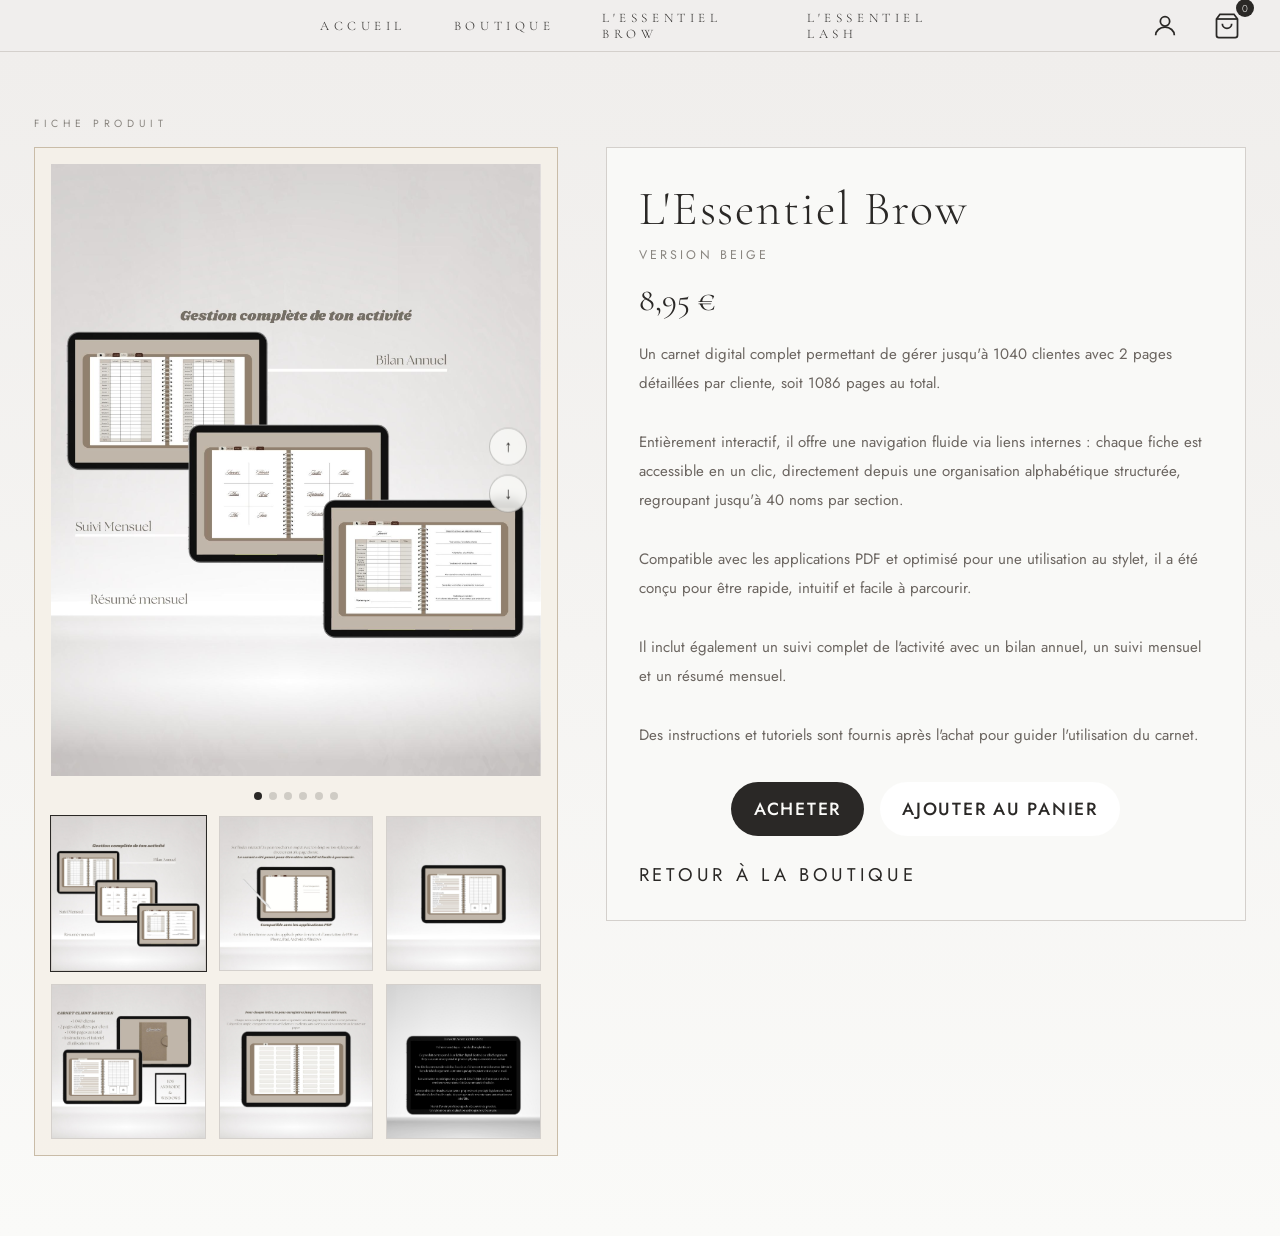
<file: product-brow-beige.html>
<!DOCTYPE html>
<html lang="fr">
<head>
<meta charset="UTF-8">
<meta name="viewport" content="width=device-width, initial-scale=1.0">
<title>L'Essentiel Brow Beige — Studio of Beauty</title>
<link href="https://fonts.googleapis.com/css2?family=Cormorant+Garamond:ital,wght@0,300;0,400;0,500;1,300;1,400&family=Jost:wght@200;300;400;500&display=swap" rel="stylesheet">
<link rel="stylesheet" href="css/style.css">
</head>
<body>
<div class="menu-overlay" id="menuOverlay">
  <button class="menu-close" onclick="closeMenu()">Fermer ?</button>
  <nav class="menu-links">
    <a href="index.html">Accueil</a>
    <a href="shop.html">Boutique</a>
    <a href="product-brow-beige.html">L'essentiel Brow</a>
    <a href="product-lash-beige.html">L'essentiel Lash</a>
  </nav>
</div><header>
  <div class="header-left"></div>
  <div class="header-center">
    <nav class="top-nav">
      <a href="index.html">Accueil</a>
      <a href="shop.html">Boutique</a>
      <a href="product-brow-beige.html">L'essentiel Brow</a>
      <a href="product-lash-beige.html">L'essentiel Lash</a>
    </nav>
  </div>
  <div class="header-right">
    <div class="header-icon" id="accountIcon" onclick="goToAccount()" title="Compte">
      <svg id="accountSvg" viewBox="0 0 24 24"><circle cx="12" cy="8" r="4"/><path d="M4 20c0-4 3.58-7 8-7s8 3 8 7"/></svg>
      <span class="avatar-badge" id="avatarBadge">A B</span>
    </div>
    <a href="cart.html" class="header-icon cart-link" title="Panier">
      <svg viewBox="0 0 24 24"><path d="M6 2L3 6v14a2 2 0 002 2h14a2 2 0 002-2V6l-3-4z"/><line x1="3" y1="6" x2="21" y2="6"/><path d="M16 10a4 4 0 01-8 0"/></svg>
      <span class="cart-badge">0</span>
    </a>
  </div>
</header>

<main>
  <div class="product-page-template" data-product="brow-beige"></div>
</main>

<script src="js/app.js"></script>
</body>
</html>
</file>
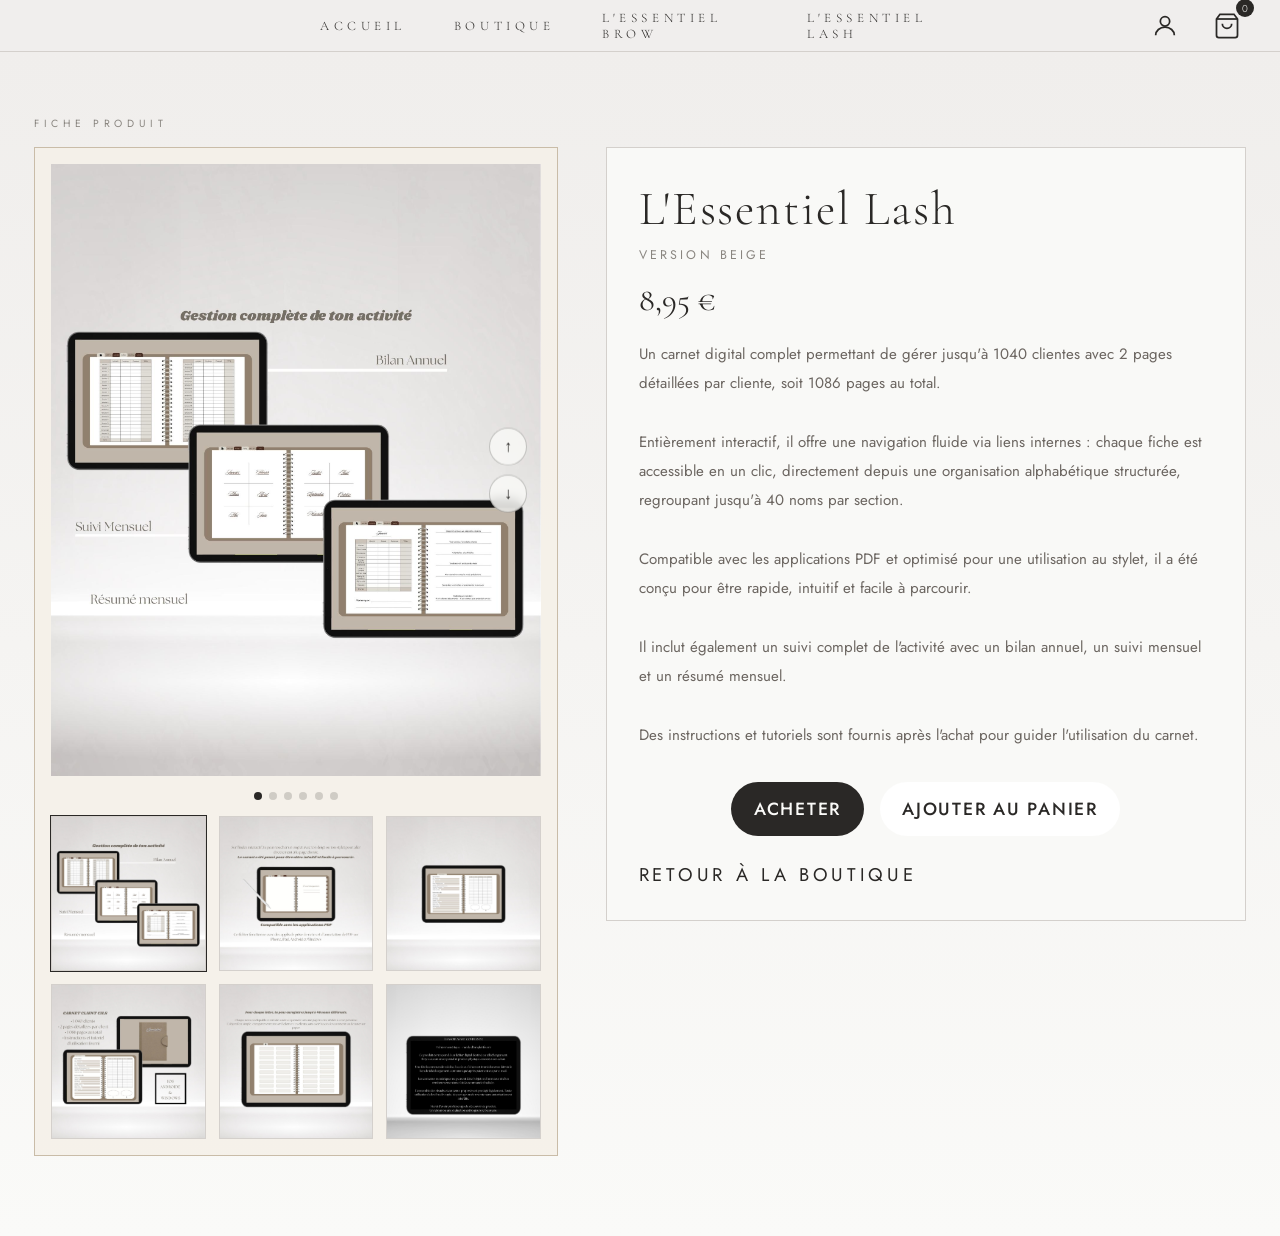
<file: product-lash-beige.html>
<!DOCTYPE html>
<html lang="fr">
<head>
<meta charset="UTF-8">
<meta name="viewport" content="width=device-width, initial-scale=1.0">
<title>L'Essentiel Lash Beige — Studio of Beauty</title>
<link href="https://fonts.googleapis.com/css2?family=Cormorant+Garamond:ital,wght@0,300;0,400;0,500;1,300;1,400&family=Jost:wght@200;300;400;500&display=swap" rel="stylesheet">
<link rel="stylesheet" href="css/style.css">
</head>
<body>
<div class="menu-overlay" id="menuOverlay">
  <button class="menu-close" onclick="closeMenu()">Fermer ?</button>
  <nav class="menu-links">
    <a href="index.html">Accueil</a>
    <a href="shop.html">Boutique</a>
    <a href="product-brow-beige.html">L'essentiel Brow</a>
    <a href="product-lash-beige.html">L'essentiel Lash</a>
  </nav>
</div><header>
  <div class="header-left"></div>
  <div class="header-center">
    <nav class="top-nav">
      <a href="index.html">Accueil</a>
      <a href="shop.html">Boutique</a>
      <a href="product-brow-beige.html">L'essentiel Brow</a>
      <a href="product-lash-beige.html">L'essentiel Lash</a>
    </nav>
  </div>
  <div class="header-right">
    <div class="header-icon" id="accountIcon" onclick="goToAccount()" title="Compte">
      <svg id="accountSvg" viewBox="0 0 24 24"><circle cx="12" cy="8" r="4"/><path d="M4 20c0-4 3.58-7 8-7s8 3 8 7"/></svg>
      <span class="avatar-badge" id="avatarBadge">A B</span>
    </div>
    <a href="cart.html" class="header-icon cart-link" title="Panier">
      <svg viewBox="0 0 24 24"><path d="M6 2L3 6v14a2 2 0 002 2h14a2 2 0 002-2V6l-3-4z"/><line x1="3" y1="6" x2="21" y2="6"/><path d="M16 10a4 4 0 01-8 0"/></svg>
      <span class="cart-badge">0</span>
    </a>
  </div>
</header>

<main>
  <div class="product-page-template" data-product="lash-beige"></div>
</main>

<script src="js/app.js"></script>
</body>
</html>
</file>
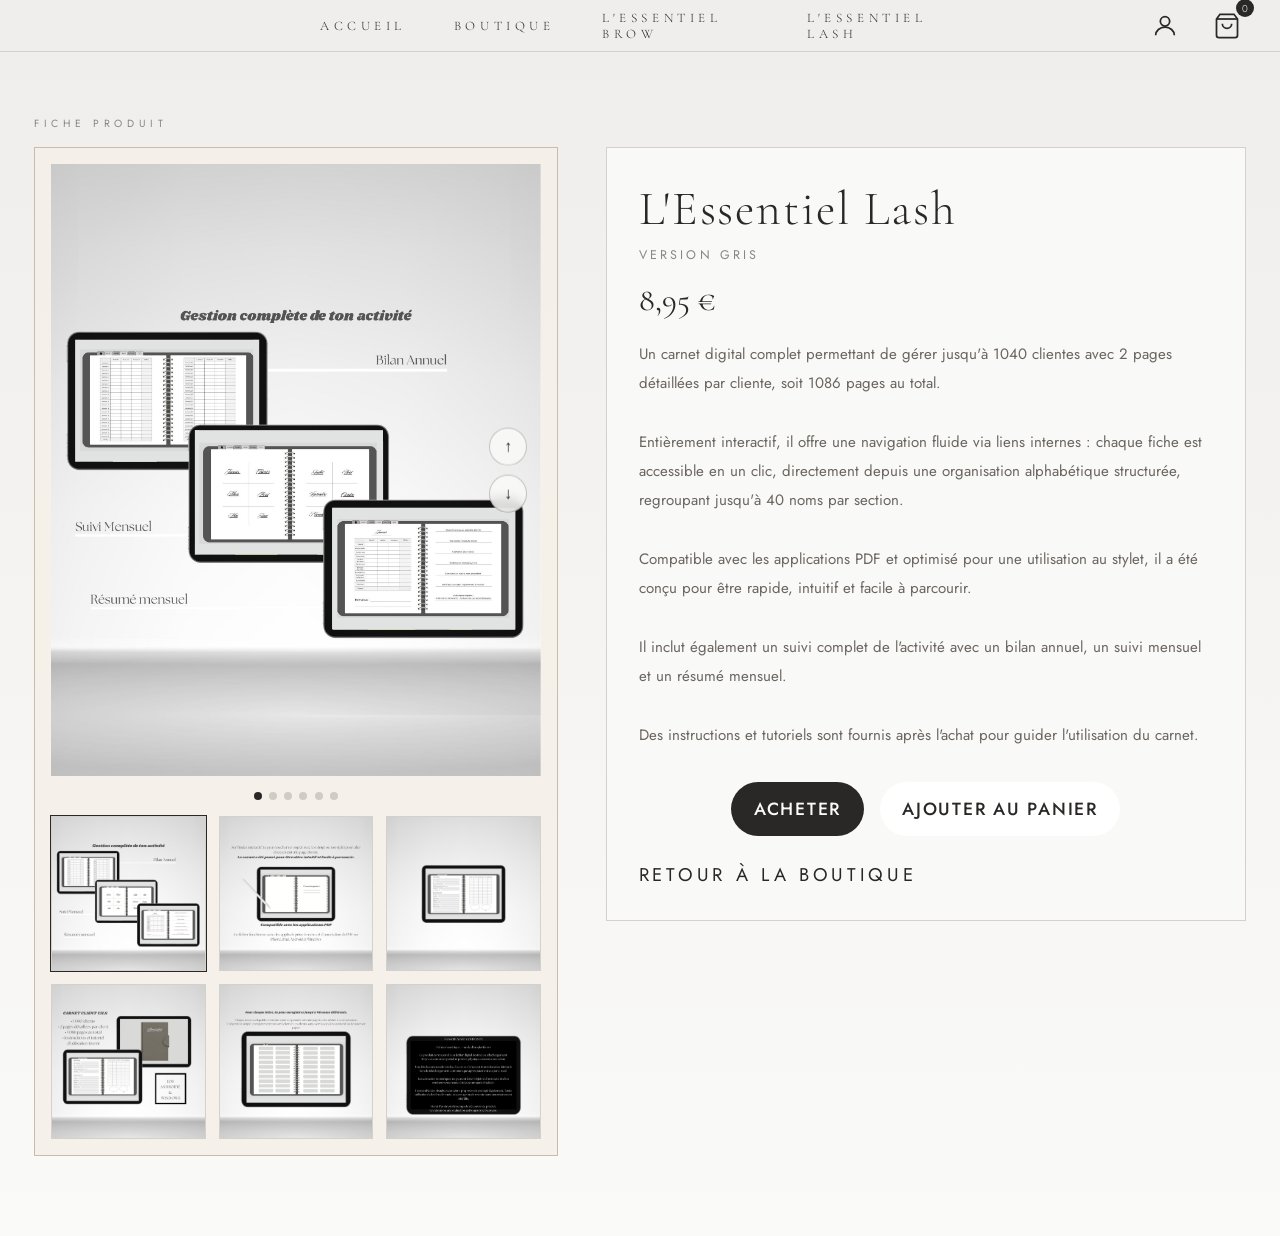
<file: product-lash-gray.html>
<!DOCTYPE html>
<html lang="fr">
<head>
<meta charset="UTF-8">
<meta name="viewport" content="width=device-width, initial-scale=1.0">
<title>L'Essentiel Lash Gris — Studio of Beauty</title>
<link href="https://fonts.googleapis.com/css2?family=Cormorant+Garamond:ital,wght@0,300;0,400;0,500;1,300;1,400&family=Jost:wght@200;300;400;500&display=swap" rel="stylesheet">
<link rel="stylesheet" href="css/style.css">
</head>
<body>
<div class="menu-overlay" id="menuOverlay">
  <button class="menu-close" onclick="closeMenu()">Fermer ?</button>
  <nav class="menu-links">
    <a href="index.html">Accueil</a>
    <a href="shop.html">Boutique</a>
    <a href="product-brow-beige.html">L'essentiel Brow</a>
    <a href="product-lash-beige.html">L'essentiel Lash</a>
  </nav>
</div><header>
  <div class="header-left"></div>
  <div class="header-center">
    <nav class="top-nav">
      <a href="index.html">Accueil</a>
      <a href="shop.html">Boutique</a>
      <a href="product-brow-beige.html">L'essentiel Brow</a>
      <a href="product-lash-beige.html">L'essentiel Lash</a>
    </nav>
  </div>
  <div class="header-right">
    <div class="header-icon" id="accountIcon" onclick="goToAccount()" title="Compte">
      <svg id="accountSvg" viewBox="0 0 24 24"><circle cx="12" cy="8" r="4"/><path d="M4 20c0-4 3.58-7 8-7s8 3 8 7"/></svg>
      <span class="avatar-badge" id="avatarBadge">A B</span>
    </div>
    <a href="cart.html" class="header-icon cart-link" title="Panier">
      <svg viewBox="0 0 24 24"><path d="M6 2L3 6v14a2 2 0 002 2h14a2 2 0 002-2V6l-3-4z"/><line x1="3" y1="6" x2="21" y2="6"/><path d="M16 10a4 4 0 01-8 0"/></svg>
      <span class="cart-badge">0</span>
    </a>
  </div>
</header>

<main>
  <div class="product-page-template" data-product="lash-gray"></div>
</main>

<script src="js/app.js"></script>
</body>
</html>
</file>
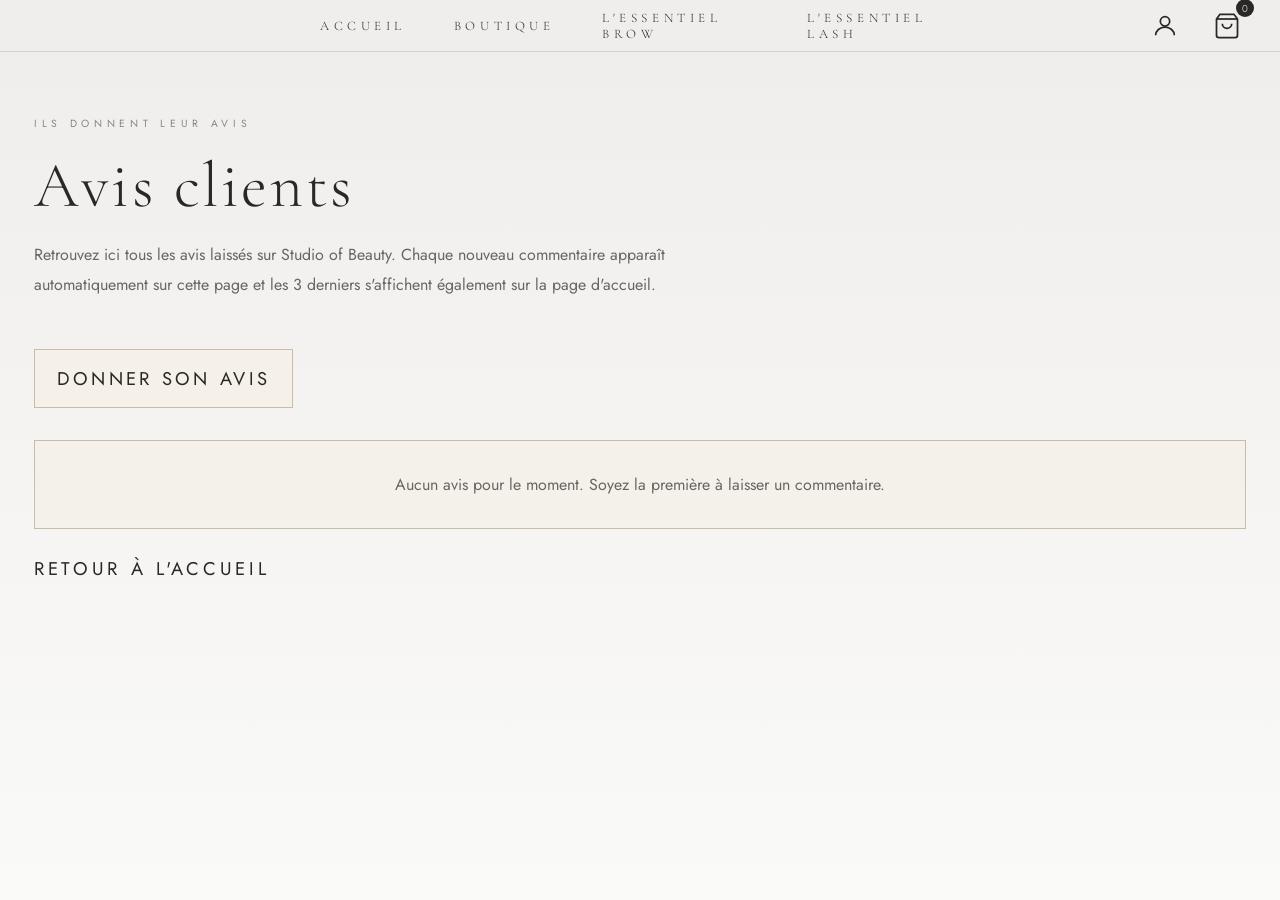
<file: reviews.html>
<!DOCTYPE html>
<html lang="fr">
<head>
<meta charset="UTF-8">
<meta name="viewport" content="width=device-width, initial-scale=1.0">
<title>Avis clients — Studio of Beauty</title>
<link href="https://fonts.googleapis.com/css2?family=Cormorant+Garamond:ital,wght@0,300;0,400;0,500;1,300;1,400&family=Jost:wght@200;300;400;500&display=swap" rel="stylesheet">
<link rel="stylesheet" href="css/style.css">
</head>
<body>
<div class="menu-overlay" id="menuOverlay">
  <button class="menu-close" onclick="closeMenu()">Fermer ?</button>
  <nav class="menu-links">
    <a href="index.html">Accueil</a>
    <a href="shop.html">Boutique</a>
    <a href="product-brow-beige.html">L'essentiel Brow</a>
    <a href="product-lash-beige.html">L'essentiel Lash</a>
  </nav>
</div><div class="review-modal" id="reviewModal">
  <div class="review-modal-card">
    <button class="review-modal-close" type="button" onclick="closeReviewModal()">×</button>
    <h2 class="review-modal-title">Donner son avis</h2>
    <p class="review-modal-sub">Partagez votre expérience. Votre avis apparaîtra sur la page Avis ainsi que parmi les 3 derniers avis affichés sur l'accueil.</p>
    <form class="review-form" id="reviewForm">
      <input id="reviewName" type="text" placeholder="Votre prénom ou nom" required>
      <select id="reviewRating" required>
        <option value="">Note</option>
        <option value="5">★★★★★</option>
        <option value="4">★★★★☆</option>
        <option value="3">★★★☆☆</option>
        <option value="2">★★☆☆☆</option>
        <option value="1">★☆☆☆☆</option>
      </select>
      <textarea id="reviewText" placeholder="Votre avis" required></textarea>
      <button class="auth-btn" type="submit">Publier l'avis</button>
      <div class="auth-message" id="reviewMessage"></div>
    </form>
  </div>
</div>

<header>
  <div class="header-left"></div>
  <div class="header-center">
    <nav class="top-nav">
      <a href="index.html">Accueil</a>
      <a href="shop.html">Boutique</a>
      <a href="product-brow-beige.html">L'essentiel Brow</a>
      <a href="product-lash-beige.html">L'essentiel Lash</a>
    </nav>
  </div>
  <div class="header-right">
    <div class="header-icon" id="accountIcon" onclick="goToAccount()" title="Compte">
      <svg id="accountSvg" viewBox="0 0 24 24"><circle cx="12" cy="8" r="4"/><path d="M4 20c0-4 3.58-7 8-7s8 3 8 7"/></svg>
      <span class="avatar-badge" id="avatarBadge">A B</span>
    </div>
    <a href="cart.html" class="header-icon cart-link" title="Panier">
      <svg viewBox="0 0 24 24"><path d="M6 2L3 6v14a2 2 0 002 2h14a2 2 0 002-2V6l-3-4z"/><line x1="3" y1="6" x2="21" y2="6"/><path d="M16 10a4 4 0 01-8 0"/></svg>
      <span class="cart-badge">0</span>
    </a>
  </div>
</header>

<main>
  <div class="reviews-page">
    <div class="reviews-wrap">
      <div class="reviews-eyebrow">Ils donnent leur avis</div>
      <h1 class="reviews-title">Avis clients</h1>
      <p class="reviews-intro">Retrouvez ici tous les avis laissés sur Studio of Beauty. Chaque nouveau commentaire apparaît automatiquement sur cette page et les 3 derniers s'affichent également sur la page d'accueil.</p>
      <div class="reviews-topbar">
        <button class="reviews-btn" type="button" onclick="openReviewModal()">Donner son avis</button>
      </div>
      <div id="reviewsList"></div>
      <a class="back-link" href="index.html">Retour à l'accueil</a>
    </div>
  </div>
</main>

<script src="js/app.js"></script>
</body>
</html>
</file>
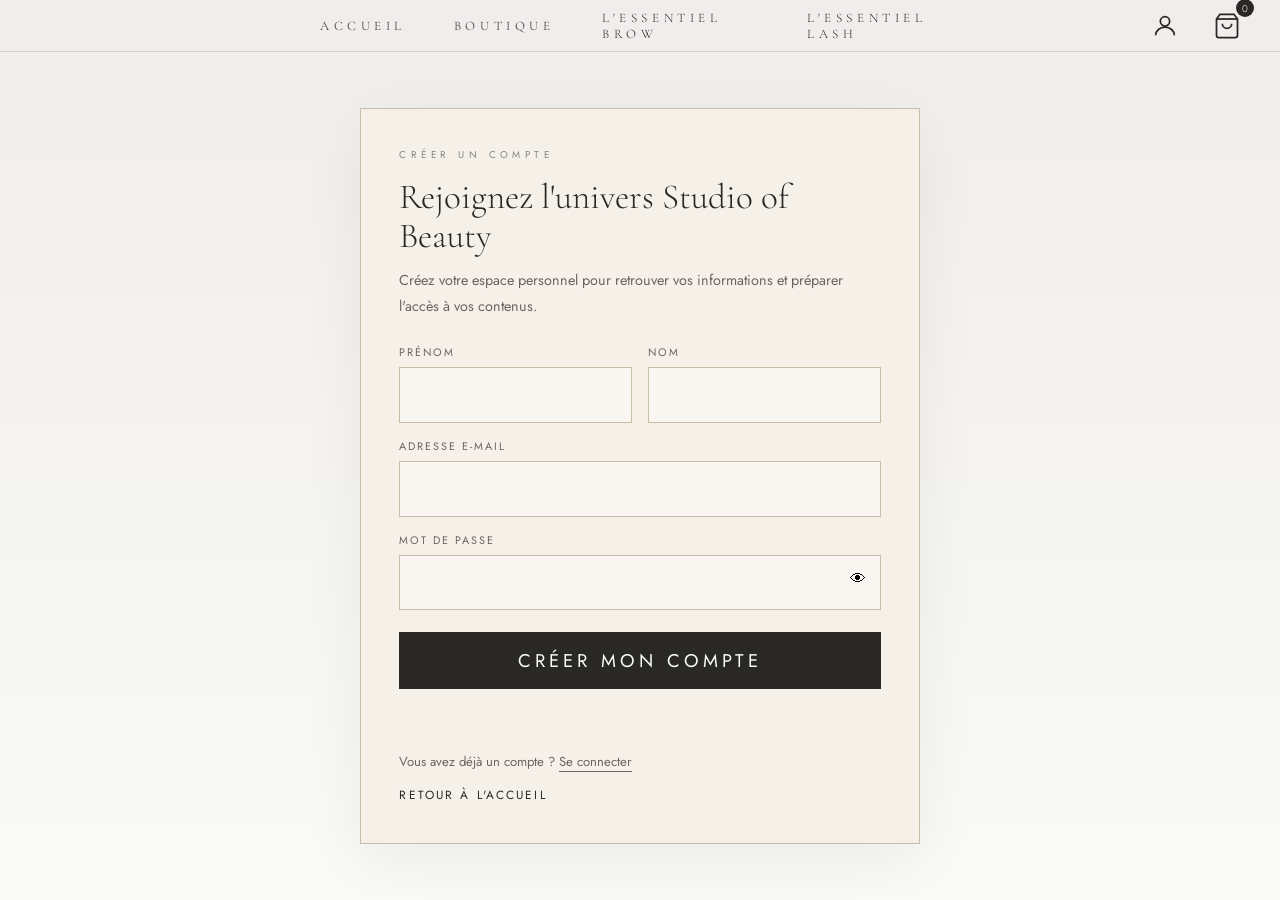
<file: signup.html>
<!DOCTYPE html>
<html lang="fr">
<head>
<meta charset="UTF-8">
<meta name="viewport" content="width=device-width, initial-scale=1.0">
<title>Créer un compte — Studio of Beauty</title>
<link href="https://fonts.googleapis.com/css2?family=Cormorant+Garamond:ital,wght@0,300;0,400;0,500;1,300;1,400&family=Jost:wght@200;300;400;500&display=swap" rel="stylesheet">
<link rel="stylesheet" href="css/style.css">
</head>
<body>
<div class="menu-overlay" id="menuOverlay">
  <button class="menu-close" onclick="closeMenu()">Fermer ?</button>
  <nav class="menu-links">
    <a href="index.html">Accueil</a>
    <a href="shop.html">Boutique</a>
    <a href="product-brow-beige.html">L'essentiel Brow</a>
    <a href="product-lash-beige.html">L'essentiel Lash</a>
  </nav>
</div><header>
  <div class="header-left"></div>
  <div class="header-center">
    <nav class="top-nav">
      <a href="index.html">Accueil</a>
      <a href="shop.html">Boutique</a>
      <a href="product-brow-beige.html">L'essentiel Brow</a>
      <a href="product-lash-beige.html">L'essentiel Lash</a>
    </nav>
  </div>
  <div class="header-right">
    <div class="header-icon" id="accountIcon" onclick="goToAccount()" title="Compte">
      <svg id="accountSvg" viewBox="0 0 24 24"><circle cx="12" cy="8" r="4"/><path d="M4 20c0-4 3.58-7 8-7s8 3 8 7"/></svg>
      <span class="avatar-badge" id="avatarBadge">A B</span>
    </div>
    <a href="cart.html" class="header-icon cart-link" title="Panier">
      <svg viewBox="0 0 24 24"><path d="M6 2L3 6v14a2 2 0 002 2h14a2 2 0 002-2V6l-3-4z"/><line x1="3" y1="6" x2="21" y2="6"/><path d="M16 10a4 4 0 01-8 0"/></svg>
      <span class="cart-badge">0</span>
    </a>
  </div>
</header>

<main>
  <div class="auth-shell">
    <div class="auth-card">
      <p class="auth-eyebrow">Créer un compte</p>
      <h1 class="auth-title">Rejoignez l'univers Studio of Beauty</h1>
      <p class="auth-text">Créez votre espace personnel pour retrouver vos informations et préparer l'accès à vos contenus.</p>
      <form class="auth-form" id="signupForm">
        <div class="auth-grid">
          <div class="field">
            <label for="signupFirstName">Prénom</label>
            <input id="signupFirstName" type="text" required>
          </div>
          <div class="field">
            <label for="signupLastName">Nom</label>
            <input id="signupLastName" type="text" required>
          </div>
        </div>
        <div class="field">
          <label for="signupEmail">Adresse e-mail</label>
          <input id="signupEmail" type="email" required>
        </div>
        <div class="field password-field">
          <label for="signupPassword">Mot de passe</label>
          <input id="signupPassword" type="password" minlength="6" required>
          <button class="password-toggle" type="button" onclick="togglePassword('signupPassword', this)">👁</button>
        </div>
        <button class="auth-btn" type="submit">Créer mon compte</button>
        <div class="auth-message" id="signupMessage"></div>
      </form>
      <p class="auth-switch">Vous avez déjà un compte ? <a href="login.html">Se connecter</a></p>
      <a class="home-link" href="index.html">Retour à l'accueil</a>
    </div>
  </div>
</main>

<script src="js/app.js"></script>
</body>
</html>
</file>
<file: css/style.css>
* { margin: 0; padding: 0; box-sizing: border-box; }
:root {
  --beige: #f5f0e8;
  --beige-mid: #e8e0d0;
  --beige-dark: #c9bca8;
  --gray-light: #f0eeec;
  --gray-mid: #d4d0cc;
  --gray-dark: #8a8680;
  --text-dark: #2a2826;
  --text-mid: #6b6560;
  --white: #fafaf8;
  --header-h: 52px;
  --success: #41513f;
  --danger: #8b4b4b;
  --faq-width: min(26vw, 420px);
}

html { scroll-behavior: smooth; }
body {
  font-family: 'Jost', sans-serif;
  background: var(--white);
  color: var(--text-dark);
  overflow-x: hidden;
}
a { color: inherit; }
button, input, textarea { font: inherit; }
img { display: block; max-width: 100%; }

header {
  position: fixed; top: 0; left: 0; right: 0; z-index: 100;
  height: var(--header-h);
  background: rgba(240,238,236,0.95);
  backdrop-filter: blur(12px);
  border-bottom: 0.5px solid var(--gray-mid);
  display: flex; align-items: center; justify-content: space-between;
  padding: 0 2rem;
}
.header-left { display: flex; align-items: center; }
.hamburger { cursor: pointer; display: flex; flex-direction: column; gap: 5px; padding: 6px; }
.hamburger span { display: block; width: 22px; height: 0.8px; background: var(--text-dark); transition: 0.3s; }
.header-center { position: absolute; left: 50%; transform: translateX(-50%); }
.header-center .top-nav {
  display: flex;
  gap: 3rem;
  align-items: center;
  justify-content: center;
}
.top-nav a {
  font-family: 'Cormorant Garamond', serif;
  font-weight: 300;
  font-size: 6rem;
  letter-spacing: 0.25em;
  color: var(--text-dark);
  text-decoration: none;
  text-transform: uppercase;
}
.top-nav a:hover {
  color: var(--gray-dark);
}
.header-center a {
  font-family: 'Cormorant Garamond', serif; font-weight: 300; font-size: 13px;
  letter-spacing: 0.35em; color: var(--text-dark); text-decoration: none; text-transform: uppercase;
}
.header-right { display: flex; align-items: center; gap: 1.2rem; }
.hamburger { display: none; }
.header-icon { cursor: pointer; position: relative; display: flex; align-items: center; justify-content: center; padding: 0.45rem; }
.header-icon svg { width: 28px; height: 28px; stroke: var(--text-dark); fill: none; stroke-width: 1.5; }
.cart-badge {
  position: absolute; top: -5px; right: -6px;
  width: 18px; height: 18px; background: var(--text-dark); border-radius: 50%;
  font-size: 10px; color: var(--white); display: flex; align-items: center; justify-content: center; font-weight: 300;
}
.avatar-badge {
  min-width: 40px;
  height: 40px;
  padding: 0 0.65rem;
  border-radius: 999px;
  border: 0.6px solid var(--gray-dark);
  background: var(--beige);
  display: none;
  align-items: center;
  justify-content: center;
  gap: 0.16rem;
  font-size: 0.82rem;
  letter-spacing: 0.12em;
  text-transform: uppercase;
}
.avatar-badge.visible { display: inline-flex; }

.menu-overlay {
  position: fixed; inset: 0; background: var(--beige); z-index: 220;
  transform: translateX(-100%); transition: transform 0.45s cubic-bezier(.77,0,.175,1);
  display: flex; flex-direction: column; padding: 2rem;
}
.menu-overlay.open { transform: translateX(0); }
.menu-close {
  align-self: flex-end; cursor: pointer;
  font-family: 'Jost', sans-serif; font-weight: 200; font-size: 1.4rem;
  letter-spacing: 0.3em; text-transform: uppercase; color: var(--gray-dark);
  border: none; background: none;
}
.menu-links { display: flex; flex-direction: column; gap: 1.2rem; margin-top: 3rem; }
.menu-links a {
  font-family: 'Cormorant Garamond', serif; font-weight: 300; font-size: 2.8rem;
  color: var(--text-dark); text-decoration: none; letter-spacing: 0.05em; transition: color 0.2s;
}
.menu-links a:hover { color: var(--gray-dark); }

main { padding-top: var(--header-h); }

.hero {
  position: relative;
  height: calc(100vh - var(--header-h));
  overflow: hidden;
}
.hero-placeholder {
  width: 100%; height: 100%;
  background-image: linear-gradient(160deg, rgba(221,216,207,0.88) 0%, rgba(204,196,184,0.86) 50%, rgba(186,176,162,0.88) 100%), url('../images/imgg-accueil.jpg.jpeg');
  background-size: cover;
  background-repeat: no-repeat;
  background-position: center;
  display: flex; align-items: flex-end; justify-content: center;
  padding-bottom: 8rem;
}
.hero-figure-inner {
  width: 300px; height: 460px;
  background: linear-gradient(180deg, #c8bfb2 0%, #b0a898 100%);
  border-radius: 50% 50% 0 0; opacity: 0.4;
}
.hero-label {
  position: absolute; bottom: 2.5rem; left: 50%; transform: translateX(-50%);
  text-align: center;
  padding: 4rem 2rem 4.5rem;
  width: min(840px, 86%);
  max-width: 960px;
  z-index: 1;
}
.hero-label::before {
  content: none;
}
.hero-title {
  font-family: 'Cormorant Garamond', serif; font-weight: 300;
  font-size: clamp(2.8rem, 6vw, 5.5rem);
  letter-spacing: 0.12em; color: var(--white);
  text-shadow: 0 2px 40px rgba(0,0,0,0.15);
  line-height: 1; text-transform: uppercase;
}
.hero-sub {
  font-family: 'Jost', sans-serif; font-weight: 200; font-size: 0.72rem;
  letter-spacing: 0.4em; color: rgba(255,255,255,0.65); margin-top: 0.6rem;
  text-transform: uppercase;
}

.product-actions {
  display: flex;
  gap: 1rem;
  flex-wrap: wrap;
  justify-content: center;
  margin-top: 2rem;
}
.product-actions .btn {
  border: none;
  cursor: pointer;
  padding: 0.85rem 1.4rem;
  border-radius: 999px;
  font-family: 'Jost', sans-serif;
  font-weight: 500;
  font-size: 1.1rem;
  text-transform: uppercase;
  letter-spacing: 0.1em;
}
.btn-primary {
  background: var(--text-dark);
  color: var(--white);
}
.btn-secondary {
  background: rgba(255,255,255,0.95);
  color: var(--text-dark);
  border: 1px solid rgba(42,40,38,0.12);
}
.cart-page {
  padding: 4rem 2rem 6rem;
  max-width: 1080px;
  margin: 0 auto;
}
.cart-page h1 {
  font-family: 'Cormorant Garamond', serif;
  font-weight: 300;
  font-size: 2.2rem;
  margin-bottom: 2rem;
  letter-spacing: 0.1em;
}
.back-to-home {
  display: inline-block;
  margin-top: 2rem;
  padding: 0.85rem 1.4rem;
  background: rgba(42, 40, 38, 0.08);
  border: 1px solid rgba(42, 40, 38, 0.2);
  border-radius: 999px;
  text-decoration: none;
  color: var(--text-dark);
  font-family: 'Jost', sans-serif;
  font-weight: 400;
  font-size: 1.35rem;
  letter-spacing: 0.1em;
  text-transform: uppercase;
  transition: all 0.3s ease;
}
.back-to-home:hover {
  background: rgba(42, 40, 38, 0.12);
  border-color: rgba(42, 40, 38, 0.3);
}
.cart-empty {
  min-height: calc(100vh - var(--header-h) - 4rem);
  display: flex;
  align-items: center;
  justify-content: center;
  font-family: 'Cormorant Garamond', serif;
  font-size: 2rem;
  color: var(--text-dark);
  text-align: center;
}
.cart-list {
  display: grid;
  gap: 1rem;
  margin-top: 2rem;
}
.cart-item {
  display: grid;
  grid-template-columns: 120px 1fr auto;
  gap: 1rem;
  align-items: center;
  padding: 1.2rem;
  border: 1px solid rgba(42,40,38,0.1);
  border-radius: 16px;
  background: rgba(250,248,245,0.95);
}
.cart-item img {
  width: 100%;
  border-radius: 14px;
}
.cart-item-info {
  display: grid;
  gap: 0.4rem;
}
.cart-item-title {
  font-family: 'Cormorant Garamond', serif;
  font-weight: 400;
  font-size: 1rem;
}
.cart-item-qty {
  color: var(--text-mid);
}
.cart-item-actions {
  display: flex;
  flex-direction: column;
  gap: 0.4rem;
  align-items: flex-end;
}
.cart-item-remove {
  background: transparent;
  color: var(--danger);
  border: none;
  cursor: pointer;
  font-size: 1.4rem;
  opacity: 0.82;
}
.cart-summary {
  margin-top: 2rem;
  display: flex;
  justify-content: space-between;
  align-items: center;
  padding: 1.2rem 1.5rem;
  background: rgba(42,40,38,0.04);
  border-radius: 16px;
  font-size: 1rem;
}

.products-section { padding: 4rem 2rem 2rem; background: var(--white); }
.section-label {
  font-family: 'Jost', sans-serif; font-weight: 200; font-size: 0.68rem;
  letter-spacing: 0.5em; text-transform: uppercase; color: var(--gray-dark);
  text-align: center; margin-bottom: 2.5rem;
}
.products-grid {
  display: grid;
  grid-template-columns: repeat(4, 1fr);
  gap: 1rem;
  max-width: 1200px; margin: 0 auto;
}
.product-card { cursor: pointer; position: relative; text-decoration: none; }
.product-img-wrap { aspect-ratio: 3/4; position: relative; overflow: hidden; background: var(--gray-light); }
.product-img-main,
.product-img-hover {
  position: absolute; inset: 0;
  display: flex; align-items: center; justify-content: center;
  transition: opacity 0.5s ease;
}
.product-img-main { opacity: 1; }
.product-img-hover { opacity: 0; }
.product-card:hover .product-img-main { opacity: 0; }
.product-card:hover .product-img-hover { opacity: 1; }
.product-photo {
  width: 100%;
  height: 100%;
  object-fit: cover;
}

.card-brow-beige .product-img-main  { background: linear-gradient(145deg, #e8ddd0, #d4c8b8); }
.card-brow-beige .product-img-hover { background: linear-gradient(145deg, #d4c8b8, #c8bca8); }
.card-brow-gray  .product-img-main  { background: linear-gradient(145deg, #dcdad6, #c8c5c0); }
.card-brow-gray  .product-img-hover { background: linear-gradient(145deg, #c8c5c0, #b5b2ac); }
.card-lash-beige .product-img-main  { background: linear-gradient(145deg, #ede6da, #d8cfc0); }
.card-lash-beige .product-img-hover { background: linear-gradient(145deg, #d8cfc0, #cac0ae); }
.card-lash-gray  .product-img-main  { background: linear-gradient(145deg, #d8d6d2, #c2c0bc); }
.card-lash-gray  .product-img-hover { background: linear-gradient(145deg, #c2c0bc, #aeacaa); }

.product-badge {
  position: absolute; top: 0.8rem; left: 0.8rem;
  font-family: 'Jost', sans-serif; font-weight: 200; font-size: 0.55rem;
  letter-spacing: 0.3em; text-transform: uppercase; padding: 0.3rem 0.6rem;
  z-index: 2;
}
.badge-brow { background: rgba(180,160,130,0.25); color: #6b5840; border: 0.5px solid rgba(180,160,130,0.5); }
.badge-lash { background: rgba(140,140,140,0.2); color: #4a4a48; border: 0.5px solid rgba(140,140,140,0.4); }

.color-dot {
  position: absolute; top: 0.8rem; right: 0.8rem;
  width: 14px; height: 14px; border-radius: 50%;
  border: 1px solid rgba(255,255,255,0.6);
  z-index: 2;
}
.dot-beige { background: #d4c8b8; }
.dot-gray  { background: #b5b2ac; }

.prod-book-wrap { display: flex; align-items: center; justify-content: center; width: 100%; height: 100%; }
.prod-book {
  width: 90px; height: 120px; border-radius: 2px 4px 4px 2px;
  position: relative; display: flex; align-items: center; justify-content: center;
  box-shadow: 3px 4px 16px rgba(0,0,0,0.10);
}
.prod-book-spine { position: absolute; left: 0; top: 0; bottom: 0; width: 8px; border-radius: 2px 0 0 2px; }
.prod-book-text {
  font-family: 'Cormorant Garamond', serif; font-weight: 300;
  font-size: 0.48rem; letter-spacing: 0.2em; text-transform: uppercase;
  text-align: center; line-height: 1.6; padding-left: 8px;
}
.prod-book-line { position: absolute; bottom: 1rem; left: 1rem; right: 0.5rem; height: 0.5px; background: currentColor; opacity: 0.2; }

.book-brow-beige { background: #ddd0bc; }
.book-brow-beige .prod-book-spine { background: #c4b09a; }
.book-brow-beige .prod-book-text { color: #7a5e40; }
.book-brow-gray  { background: #ccc9c4; }
.book-brow-gray  .prod-book-spine { background: #a8a5a0; }
.book-brow-gray  .prod-book-text  { color: #585552; }
.book-lash-beige { background: #e2d8c8; }
.book-lash-beige .prod-book-spine { background: #cabba6; }
.book-lash-beige .prod-book-text { color: #7a5e40; }
.book-lash-gray  { background: #d0cdc8; }
.book-lash-gray  .prod-book-spine { background: #b0ada8; }
.book-lash-gray  .prod-book-text  { color: #585552; }

.product-info {
  padding: 0.8rem 0.7rem;
  display: flex; align-items: flex-end; justify-content: space-between;
  border-top: 0.5px solid var(--gray-mid);
}
.product-name { font-family: 'Jost', sans-serif; font-weight: 300; font-size: 0.75rem; letter-spacing: 0.06em; color: var(--text-dark); }
.product-name span { display: block; font-size: 0.62rem; color: var(--gray-dark); font-weight: 200; letter-spacing: 0.08em; margin-top: 2px; }
.product-price { font-family: 'Cormorant Garamond', serif; font-weight: 400; font-size: 1rem; color: var(--text-dark); }

.desc-section { padding: 4rem 2rem; display: flex; justify-content: center; background: var(--white); }
.desc-block { max-width: 720px; width: 100%; border: 0.5px solid var(--beige-dark); padding: 3rem 3.5rem; background: var(--beige); }
.desc-eyebrow { font-family: 'Jost', sans-serif; font-weight: 200; font-size: 0.62rem; letter-spacing: 0.55em; text-transform: uppercase; color: var(--gray-dark); margin-bottom: 1.4rem; }
.desc-title { font-family: 'Cormorant Garamond', serif; font-weight: 300; font-size: 1.9rem; color: var(--text-dark); line-height: 1.3; margin-bottom: 1.5rem; font-style: italic; }
.desc-body { font-family: 'Jost', sans-serif; font-weight: 300; font-size: 0.82rem; line-height: 1.9; color: var(--text-mid); margin-bottom: 1.4rem; }
.desc-list { list-style: none; display: flex; flex-direction: column; gap: 0.6rem; }
.desc-list li { font-family: 'Jost', sans-serif; font-weight: 200; font-size: 0.78rem; color: var(--text-mid); padding-left: 1rem; position: relative; letter-spacing: 0.03em; }
.desc-list li::before { content: '—'; position: absolute; left: 0; color: var(--beige-dark); }

.home-reviews-section {
  padding: 3rem 2rem 4rem;
  background: var(--gray-light);
  display: flex;
  flex-direction: column;
  align-items: center;
  gap: 1rem;
}
.home-reviews-label {
  font-family: 'Jost', sans-serif; font-weight: 200; font-size: 0.65rem;
  letter-spacing: 0.5em; text-transform: uppercase; color: var(--gray-dark);
}
.home-reviews-slider {
  width: 100%; max-width: 780px; min-height: 250px;
  position: relative;
  overflow: hidden;
  background: rgba(245,240,232,0.92);
  border: 0.5px solid var(--beige-dark);
  box-shadow: 0 16px 40px rgba(0,0,0,0.06);
}
.home-review-slide {
  position: absolute;
  inset: 0;
  padding: 2.2rem 2rem;
  display: flex;
  flex-direction: column;
  justify-content: center;
  gap: 1rem;
  opacity: 0;
  transform: translateX(40px);
  transition: opacity 0.55s ease, transform 0.55s ease;
}
.home-review-slide.active {
  opacity: 1;
  transform: translateX(0);
}
.home-review-head {
  display: flex;
  justify-content: space-between;
  gap: 1rem;
  align-items: center;
}
.home-review-name {
  font-family: 'Cormorant Garamond', serif;
  font-size: 1.5rem;
}
.home-review-date {
  font-size: 0.72rem;
  letter-spacing: 0.18em;
  text-transform: uppercase;
  color: var(--gray-dark);
}
.home-review-stars {
  letter-spacing: 0.22em;
  color: #8f7c91;
  font-size: 0.9rem;
}
.home-review-text {
  color: var(--text-mid);
  line-height: 1.9;
  font-size: 0.92rem;
}
.home-review-empty {
  min-height: 250px;
  display: flex;
  align-items: center;
  justify-content: center;
  text-align: center;
  padding: 2rem;
  color: var(--text-mid);
}

.newsletter-section { padding: 5rem 2rem; background: var(--text-dark); display: flex; flex-direction: column; align-items: center; gap: 0.6rem; text-align: center; }
.newsletter-brand { font-family: 'Cormorant Garamond', serif; font-weight: 300; font-size: 1.1rem; letter-spacing: 0.35em; color: var(--beige-mid); text-transform: uppercase; margin-bottom: 0.8rem; }
.newsletter-title { font-family: 'Cormorant Garamond', serif; font-weight: 300; font-size: 1.6rem; color: var(--white); font-style: italic; margin-bottom: 0.4rem; }
.newsletter-sub { font-family: 'Jost', sans-serif; font-weight: 200; font-size: 0.72rem; letter-spacing: 0.15em; color: var(--gray-dark); margin-bottom: 1.8rem; }
.newsletter-form { display: flex; gap: 0; max-width: 420px; width: 100%; }
.newsletter-input { flex: 1; padding: 0.8rem 1rem; background: transparent; border: 0.5px solid rgba(255,255,255,0.2); border-right: none; color: var(--white); font-family: 'Jost', sans-serif; font-weight: 200; font-size: 0.78rem; letter-spacing: 0.08em; outline: none; }
.newsletter-input::placeholder { color: rgba(255,255,255,0.3); }
.newsletter-btn { padding: 0.8rem 1.4rem; background: transparent; border: 0.5px solid rgba(255,255,255,0.2); color: var(--white); font-family: 'Jost', sans-serif; font-weight: 200; font-size: 1.15rem; letter-spacing: 0.22em; text-transform: uppercase; cursor: pointer; transition: background 0.3s; }
.newsletter-btn:hover { background: rgba(255,255,255,0.08); }
.social-row { display: flex; gap: 1.6rem; margin-top: 2rem; flex-wrap: wrap; justify-content: center; }
.social-link {
  font-family: 'Jost', sans-serif; font-weight: 200; font-size: 0.65rem; letter-spacing: 0.35em; text-transform: uppercase; color: rgba(255,255,255,0.4); text-decoration: none; transition: color 0.3s;
}
.social-link:hover { color: var(--white); }

footer {
  background: var(--text-dark);
  border-top: 0.5px solid rgba(255,255,255,0.06);
  padding: 1.5rem 2rem;
  display: flex;
  justify-content: center;
  gap: 3rem;
  position: relative;
  flex-wrap: wrap;
}
footer a, footer button {
  font-family: 'Jost', sans-serif; font-weight: 200; font-size: 1rem; letter-spacing: 0.3em; text-transform: uppercase; color: rgba(255,255,255,0.25); text-decoration: none; transition: color 0.3s; background: none; border: none; cursor: pointer;
}
footer a:hover, footer button:hover { color: rgba(255,255,255,0.6); }

.contact-popover {
  position: absolute;
  bottom: 58px;
  left: 50%;
  transform: translateX(-50%) translateY(8px);
  background: rgba(245,240,232,0.98);
  color: var(--text-dark);
  border: 0.5px solid var(--beige-dark);
  padding: 0.9rem 1rem;
  font-size: 0.75rem;
  letter-spacing: 0.06em;
  opacity: 0;
  pointer-events: none;
  transition: 0.25s;
  box-shadow: 0 16px 35px rgba(0,0,0,0.12);
  white-space: nowrap;
}
.contact-popover.visible {
  opacity: 1;
  pointer-events: auto;
  transform: translateX(-50%) translateY(0);
}

.faq-panel {
  position: fixed;
  top: calc(var(--header-h) + 16px);
  left: 18px;
  width: var(--faq-width);
  max-width: calc(100vw - 36px);
  max-height: calc(100vh - 92px);
  overflow-y: auto;
  background: rgba(245,240,232,0.94);
  border: 0.5px solid rgba(201,188,168,0.9);
  box-shadow: 0 22px 60px rgba(0,0,0,0.14);
  backdrop-filter: blur(14px);
  z-index: 260;
  opacity: 0;
  pointer-events: none;
  transform: translateY(-12px);
  transition: 0.28s ease;
}
.faq-panel.visible {
  opacity: 1;
  pointer-events: auto;
  transform: translateY(0);
}
.faq-inner { padding: 1.35rem 1.15rem 1.2rem; }
.faq-header {
  display: flex;
  align-items: flex-start;
  justify-content: space-between;
  gap: 1rem;
  margin-bottom: 1.2rem;
}
.faq-title {
  font-family: 'Cormorant Garamond', serif;
  font-size: 1.65rem;
  letter-spacing: 0.04em;
}
.faq-close {
  border: none;
  background: transparent;
  color: var(--text-dark);
  cursor: pointer;
  font-size: 1.8rem;
  line-height: 1;
}
.faq-list { display: grid; gap: 1.05rem; }
.faq-item {
  padding-bottom: 0.95rem;
  border-bottom: 0.5px solid rgba(138,134,128,0.25);
}
.faq-number {
  font-family: 'Cormorant Garamond', serif;
  font-size: 1.55rem;
  line-height: 1;
  color: #8f7c91;
  margin-bottom: 0.4rem;
}
.faq-question {
  font-size: 0.82rem;
  letter-spacing: 0.08em;
  text-transform: uppercase;
  color: var(--text-dark);
  margin-bottom: 0.45rem;
}
.faq-answer {
  font-size: 0.86rem;
  line-height: 1.8;
  color: var(--text-mid);
}

.shop-page,
.product-page,
.auth-shell,
.account-sheet,
.legal-page,
.reviews-page {
  min-height: calc(100vh - var(--header-h));
  background: linear-gradient(180deg, var(--gray-light) 0%, var(--white) 100%);
}

.shop-wrap,
.product-wrap,
.legal-wrap,
.reviews-wrap {
  max-width: 1260px;
  margin: 0 auto;
  padding: 4rem 1.5rem 5rem;
}
.shop-title,
.product-title,
.legal-title,
.reviews-title {
  font-family: 'Cormorant Garamond', serif;
  font-weight: 300;
  letter-spacing: 0.04em;
}
.shop-eyebrow,
.product-eyebrow,
.legal-eyebrow,
.reviews-eyebrow {
  font-size: 0.65rem;
  letter-spacing: 0.45em;
  text-transform: uppercase;
  color: var(--gray-dark);
  margin-bottom: 1rem;
}
.shop-title, .reviews-title { font-size: clamp(2.4rem, 5vw, 4rem); margin-bottom: 1rem; }
.shop-intro, .reviews-intro { max-width: 700px; color: var(--text-mid); line-height: 1.9; margin-bottom: 3rem; }
.shop-category + .shop-category { margin-top: 3.5rem; }
.shop-category-title {
  font-family: 'Cormorant Garamond', serif;
  font-size: 2rem;
  font-weight: 300;
  margin-bottom: 1.4rem;
}
.shop-grid {
  display: grid;
  grid-template-columns: repeat(2, minmax(0, 1fr));
  gap: 2rem;
}
.shop-card {
  text-decoration: none;
  background: rgba(245,240,232,0.88);
  border: 0.5px solid var(--beige-dark);
  box-shadow: 0 16px 40px rgba(0,0,0,0.06);
  overflow: hidden;
  transition: transform 0.25s ease, box-shadow 0.25s ease;
}
.shop-card:hover {
  transform: translateY(-5px);
  box-shadow: 0 22px 46px rgba(0,0,0,0.1);
}
.shop-card-media {
  height: 520px;
  position: relative;
  overflow: hidden;
  background: var(--gray-light);
}
.shop-slide {
  position: absolute;
  inset: 0;
  opacity: 0;
  transform: translateY(18px);
  transition: opacity 0.45s ease, transform 0.45s ease;
}
.shop-slide img {
  width: 100%;
  height: 100%;
  object-fit: cover;
}
.shop-card .shop-slide.is-visible {
  opacity: 1;
  transform: translateY(0);
}
.shop-card-body { padding: 1.35rem 1.2rem 1.4rem; }
.shop-card-title {
  font-size: 1rem;
  letter-spacing: 0.08em;
  text-transform: uppercase;
  margin-bottom: 0.4rem;
}
.shop-card-sub { color: var(--text-mid); margin-bottom: 0.7rem; }
.shop-card-price {
  font-family: 'Cormorant Garamond', serif;
  font-size: 1.4rem;
}

.product-grid {
  display: grid;
  grid-template-columns: 0.9fr 1.1fr;
  gap: 3rem;
  align-items: start;
}
.product-gallery-shell {
  position: sticky;
  top: calc(var(--header-h) + 24px);
}
.product-gallery {
  background: rgba(245,240,232,0.85);
  border: 0.5px solid var(--beige-dark);
  padding: 1rem;
  overflow: hidden;
}
.product-slider {
  position: relative;
  aspect-ratio: 4/5;
  overflow: hidden;
  background: var(--gray-light);
}
.product-slide {
  position: absolute;
  inset: 0;
  opacity: 0;
  transform: translateY(65px);
  transition: opacity 0.55s ease, transform 0.55s ease;
}
.product-slide.active {
  opacity: 1;
  transform: translateY(0);
}
.product-slide img {
  width: 100%;
  height: 100%;
  object-fit: cover;
}
.product-slider-controls {
  position: absolute;
  right: 14px;
  top: 50%;
  transform: translateY(-50%);
  display: flex;
  flex-direction: column;
  gap: 0.55rem;
  z-index: 2;
}
.product-arrow {
  width: 38px;
  height: 38px;
  border-radius: 999px;
  border: 0.5px solid rgba(42,40,38,0.25);
  background: rgba(250,250,248,0.78);
  backdrop-filter: blur(6px);
  color: var(--text-dark);
  cursor: pointer;
  display: grid;
  place-items: center;
  font-size: 1rem;
}
.product-dots {
  margin-top: 1rem;
  display: flex;
  justify-content: center;
  gap: 0.45rem;
  flex-wrap: wrap;
}
.product-dot {
  width: 8px;
  height: 8px;
  border-radius: 50%;
  border: none;
  background: rgba(138,134,128,0.35);
  cursor: pointer;
}
.product-dot.active { background: var(--text-dark); }
.product-thumbs {
  margin-top: 1rem;
  display: grid;
  grid-template-columns: repeat(3, 1fr);
  gap: 0.8rem;
}
.product-thumb {
  border: 0.5px solid var(--gray-mid);
  background: transparent;
  padding: 0;
  cursor: pointer;
}
.product-thumb img {
  width: 100%;
  aspect-ratio: 1/1;
  object-fit: cover;
  background: var(--gray-light);
}
.product-thumb.active { outline: 1px solid var(--text-dark); }
.product-info-box {
  background: rgba(250,250,248,0.92);
  border: 0.5px solid var(--gray-mid);
  padding: 2rem;
}
.product-title { font-size: clamp(2rem, 4vw, 3rem); margin-bottom: 0.5rem; }
.product-color {
  font-size: 0.78rem;
  letter-spacing: 0.25em;
  text-transform: uppercase;
  color: var(--gray-dark);
  margin-bottom: 1rem;
}
.product-price-box {
  font-family: 'Cormorant Garamond', serif;
  font-size: 2rem;
  margin-bottom: 1.3rem;
}
.product-description {
  color: var(--text-mid);
  line-height: 1.95;
  font-size: 0.94rem;
  white-space: pre-line;
}
.back-link {
  display: inline-block;
  margin-top: 1.6rem;
  text-decoration: none;
  font-size: 1.15rem;
  letter-spacing: 0.2em;
  text-transform: uppercase;
}

.reviews-topbar {
  display: flex;
  justify-content: space-between;
  align-items: center;
  gap: 1rem;
  margin-bottom: 2rem;
  flex-wrap: wrap;
}
.reviews-btn {
  padding: 0.95rem 1.35rem;
  border: 0.5px solid var(--beige-dark);
  background: var(--beige);
  color: var(--text-dark);
  text-transform: uppercase;
  letter-spacing: 0.18em;
  font-size: 1.15rem;
  cursor: pointer;
}
.reviews-grid {
  display: grid;
  grid-template-columns: repeat(3, minmax(0, 1fr));
  gap: 1.4rem;
}
.review-card {
  background: rgba(245,240,232,0.9);
  border: 0.5px solid var(--beige-dark);
  padding: 1.5rem;
  min-height: 220px;
  display: flex;
  flex-direction: column;
  gap: 0.85rem;
  box-shadow: 0 16px 36px rgba(0,0,0,0.05);
}
.review-card-name {
  font-family: 'Cormorant Garamond', serif;
  font-size: 1.35rem;
}
.review-card-date {
  font-size: 0.68rem;
  letter-spacing: 0.18em;
  text-transform: uppercase;
  color: var(--gray-dark);
}
.review-card-stars {
  color: #8f7c91;
  letter-spacing: 0.22em;
  font-size: 0.85rem;
}
.review-card-text {
  color: var(--text-mid);
  line-height: 1.85;
  font-size: 0.9rem;
}
.reviews-empty {
  background: rgba(245,240,232,0.75);
  border: 0.5px solid var(--beige-dark);
  padding: 2rem;
  text-align: center;
  color: var(--text-mid);
}

.review-modal {
  position: fixed;
  inset: 0;
  background: rgba(42,40,38,0.25);
  backdrop-filter: blur(4px);
  display: none;
  align-items: center;
  justify-content: center;
  z-index: 300;
  padding: 1rem;
}
.review-modal.visible { display: flex; }
.review-modal-card {
  width: 100%;
  max-width: 560px;
  background: rgba(245,240,232,0.98);
  border: 0.5px solid var(--beige-dark);
  padding: 2rem;
  box-shadow: 0 20px 50px rgba(0,0,0,0.12);
  position: relative;
}
.review-modal-close {
  position: absolute;
  top: 0.8rem;
  right: 0.9rem;
  border: none;
  background: transparent;
  font-size: 2rem;
  line-height: 1;
  color: var(--text-dark);
  cursor: pointer;
}
.review-modal-title {
  font-family: 'Cormorant Garamond', serif;
  font-size: 2rem;
  font-weight: 300;
  margin-bottom: 0.5rem;
}
.review-modal-sub {
  color: var(--text-mid);
  line-height: 1.8;
  margin-bottom: 1.4rem;
  font-size: 0.9rem;
}
.review-form {
  display: grid;
  gap: 1rem;
}
.review-form textarea,
.review-form input,
.review-form select {
  width: 100%;
  border: 0.5px solid var(--beige-dark);
  background: rgba(255,255,255,0.55);
  padding: 0.95rem 1rem;
  color: var(--text-dark);
  outline: none;
}
.review-form textarea { min-height: 150px; resize: vertical; }

.auth-shell {
  display: flex;
  align-items: center;
  justify-content: center;
  padding: 3rem 1.5rem;
}
.auth-card {
  width: 100%;
  max-width: 560px;
  background: var(--beige);
  border: 0.5px solid var(--beige-dark);
  padding: 2.4rem;
  box-shadow: 0 18px 60px rgba(0,0,0,0.06);
}
.auth-eyebrow {
  font-size: 0.62rem;
  letter-spacing: 0.45em;
  text-transform: uppercase;
  color: var(--gray-dark);
  margin-bottom: 1rem;
}
.auth-title {
  font-family: 'Cormorant Garamond', serif;
  font-size: 2.2rem;
  font-weight: 300;
  line-height: 1.1;
  margin-bottom: 0.8rem;
}
.auth-text {
  color: var(--text-mid);
  font-size: 0.9rem;
  line-height: 1.8;
  margin-bottom: 1.5rem;
}
.auth-form { display: grid; gap: 0.95rem; }
.auth-grid { display: grid; grid-template-columns: repeat(2, 1fr); gap: 0.95rem; }
.field { display: flex; flex-direction: column; gap: 0.45rem; }
.field label {
  font-size: 0.68rem;
  letter-spacing: 0.18em;
  text-transform: uppercase;
  color: var(--text-mid);
}
.field input {
  width: 100%;
  padding: 0.95rem 1rem;
  border: 0.5px solid var(--beige-dark);
  background: rgba(255,255,255,0.42);
  color: var(--text-dark);
  outline: none;
}
.field input:focus,
.review-form input:focus,
.review-form textarea:focus,
.review-form select:focus {
  border-color: var(--text-dark);
  background: rgba(255,255,255,0.75);
}
.password-field { position: relative; }
.password-field input { padding-right: 3.5rem; }
.password-toggle {
  position: absolute;
  right: 0.9rem;
  top: 2.45rem;
  border: none;
  background: transparent;
  cursor: pointer;
  font-size: 1rem;
  line-height: 1;
}
.auth-btn {
  padding: 0.95rem 1.2rem;
  border: none;
  background: var(--text-dark);
  color: var(--white);
  text-transform: uppercase;
  letter-spacing: 0.22em;
  font-size: 1.15rem;
  cursor: pointer;
  margin-top: 0.4rem;
}
.auth-btn.secondary {
  background: transparent;
  color: var(--text-dark);
  border: 0.5px solid var(--beige-dark);
}
.auth-switch {
  margin-top: 1.2rem;
  font-size: 0.82rem;
  color: var(--text-mid);
}
.auth-switch a {
  text-decoration: none;
  border-bottom: 0.5px solid currentColor;
}
.auth-message {
  min-height: 24px;
  font-size: 0.82rem;
  margin-top: 0.3rem;
}
.auth-message.success { color: var(--success); }
.auth-message.error { color: var(--danger); }
.account-panel {
  margin-top: 1.4rem;
  padding-top: 1.2rem;
  border-top: 0.5px solid rgba(42,40,38,0.14);
  display: none;
  gap: 0.8rem;
}
.account-panel.visible { display: grid; }
.account-name {
  font-family: 'Cormorant Garamond', serif;
  font-size: 1.4rem;
}
.account-meta { color: var(--text-mid); font-size: 0.88rem; }
.home-link {
  display: inline-block;
  margin-top: 0.9rem;
  text-decoration: none;
  font-size: 0.74rem;
  letter-spacing: 0.18em;
  text-transform: uppercase;
}

.account-sheet {
  display: flex;
  align-items: center;
  justify-content: center;
  padding: 3rem 1rem;
}
.account-card {
  width: 100%;
  max-width: 430px;
  background: #f3f1ee;
  border: 0.5px solid var(--gray-mid);
  box-shadow: 0 18px 60px rgba(0,0,0,0.06);
  overflow: hidden;
}
.account-card-top {
  position: relative;
  padding: 1.2rem 1rem 1rem;
  text-align: center;
  background: #f8f6f3;
}
.account-close {
  position: absolute;
  top: 0.7rem;
  right: 0.9rem;
  border: none;
  background: transparent;
  font-size: 2rem;
  line-height: 1;
  color: var(--text-dark);
  cursor: pointer;
}
.account-user-icon {
  font-size: 4rem;
  line-height: 1;
  margin-bottom: 0.4rem;
}
.account-fullname {
  font-size: 1.8rem;
  font-family: 'Cormorant Garamond', serif;
  margin-bottom: 1rem;
}
.account-main-btn {
  width: 100%;
  border: 0.5px solid var(--gray-dark);
  background: transparent;
  color: var(--text-dark);
  padding: 0.9rem 1rem;
  font-size: 1.6rem;
  cursor: default;
}
.account-menu {
  padding: 1.15rem 1rem 0;
  background: #efedea;
}
.account-menu-item {
  display: flex;
  align-items: center;
  gap: 0.9rem;
  padding: 1rem 0.35rem;
  text-decoration: none;
  color: var(--text-dark);
  font-size: 1rem;
}
.account-menu-emoji { font-size: 1.4rem; }
.account-logout {
  margin-top: 1rem;
  background: var(--beige-dark);
  padding: 1.05rem 1rem;
  display: flex;
  justify-content: center;
}
.account-logout button {
  border: none;
  background: transparent;
  color: var(--text-dark);
  font-size: 1rem;
  cursor: pointer;
}

.legal-page {
  position: relative;
  overflow: hidden;
}
.legal-watermark {
  position: absolute;
  inset: 0;
  display: flex;
  align-items: center;
  justify-content: center;
  pointer-events: none;
}
.legal-watermark .legal-logo {
  width: min(620px, 70vw);
  opacity: 0.12;
  display: flex;
  flex-direction: column;
  align-items: center;
  gap: 1rem;
}
.legal-bow {
  font-size: clamp(3rem, 8vw, 6rem);
  color: #8f7c91;
}
.legal-logo-text {
  font-family: 'Cormorant Garamond', serif;
  letter-spacing: 0.18em;
  font-size: clamp(2rem, 5vw, 3.3rem);
  text-transform: uppercase;
  text-align: center;
}
.legal-logo-sub {
  letter-spacing: 0.18em;
  text-transform: uppercase;
  font-size: clamp(0.8rem, 2vw, 1.2rem);
}
.legal-card {
  background: rgba(245,240,232,0.88);
  border: 0.5px solid var(--beige-dark);
  box-shadow: 0 18px 60px rgba(0,0,0,0.06);
  padding: 2.4rem;
  backdrop-filter: blur(6px);
  position: relative;
  z-index: 1;
}
.legal-intro {
  color: var(--text-mid);
  line-height: 1.9;
  margin-bottom: 1.8rem;
  font-size: 0.92rem;
}
.legal-section + .legal-section { margin-top: 1.9rem; }
.legal-section h2 {
  font-family: 'Cormorant Garamond', serif;
  font-size: 1.7rem;
  font-weight: 300;
  margin-bottom: 0.75rem;
}
.legal-section p {
  color: var(--text-mid);
  line-height: 1.9;
  font-size: 0.92rem;
}

@media (max-width: 1100px) {
  .products-grid { grid-template-columns: repeat(2, 1fr); }
  .shop-grid, .reviews-grid { grid-template-columns: 1fr; }
  .product-grid { grid-template-columns: 1fr; }
  .product-gallery-shell { position: static; }
}
@media (max-width: 900px) {
  :root { --faq-width: min(46vw, 420px); }
}
@media (max-width: 640px) {
  header { padding: 0 1rem; }
  .header-center a { font-size: 11px; letter-spacing: 0.24em; }
  .auth-card, .review-modal-card { padding: 1.6rem; }
  .auth-grid { grid-template-columns: 1fr; }
  .newsletter-form { flex-direction: column; }
  .newsletter-input { border-right: 0.5px solid rgba(255,255,255,0.2); }
  .desc-block { padding: 2rem 1.5rem; }
  footer { gap: 1.5rem; }
  .faq-panel {
    width: calc(100vw - 24px);
    left: 12px;
    top: calc(var(--header-h) + 10px);
  }
  .legal-card { padding: 1.4rem; }
  .legal-title { font-size: 2rem; }
  .contact-popover {
    width: calc(100vw - 30px);
    white-space: normal;
    text-align: center;
  }
  .shop-card-media { height: 380px; }
  .product-info-box, .home-review-slide { padding: 1.4rem; }
}
</file>
